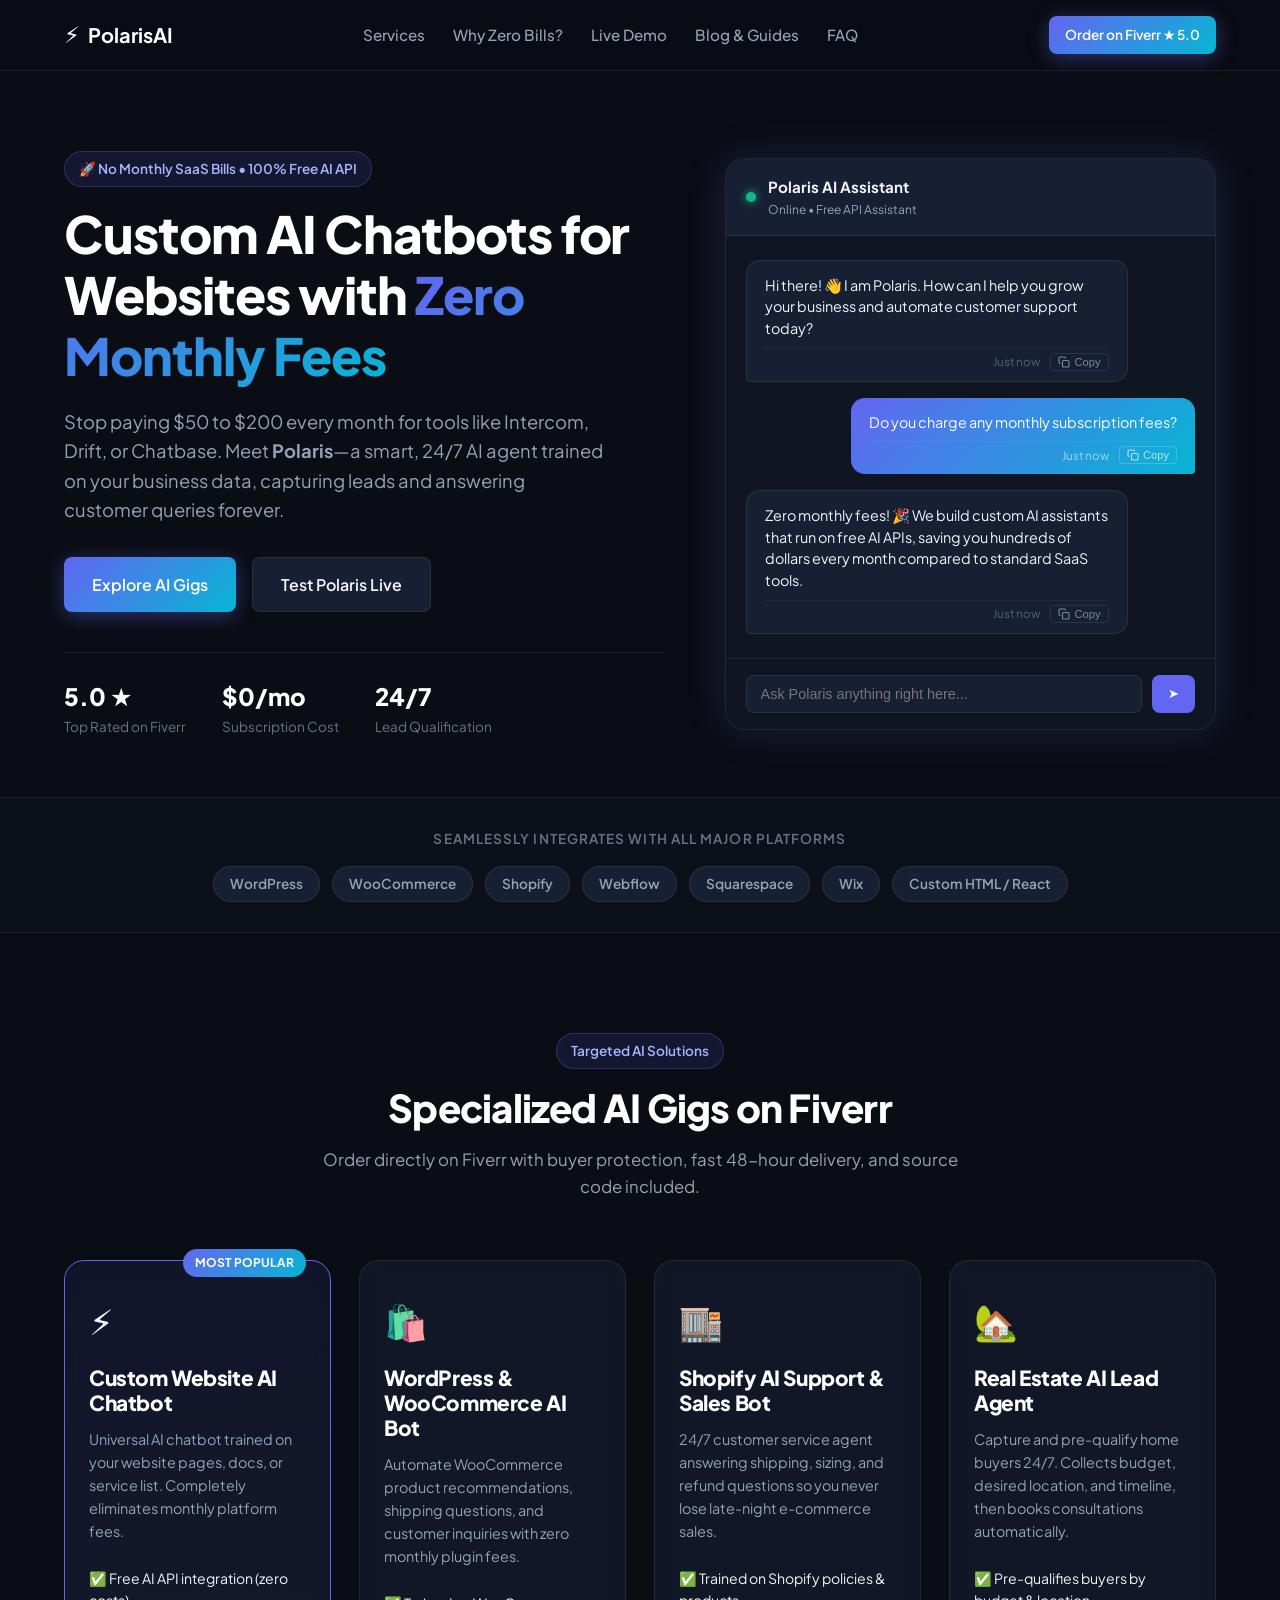
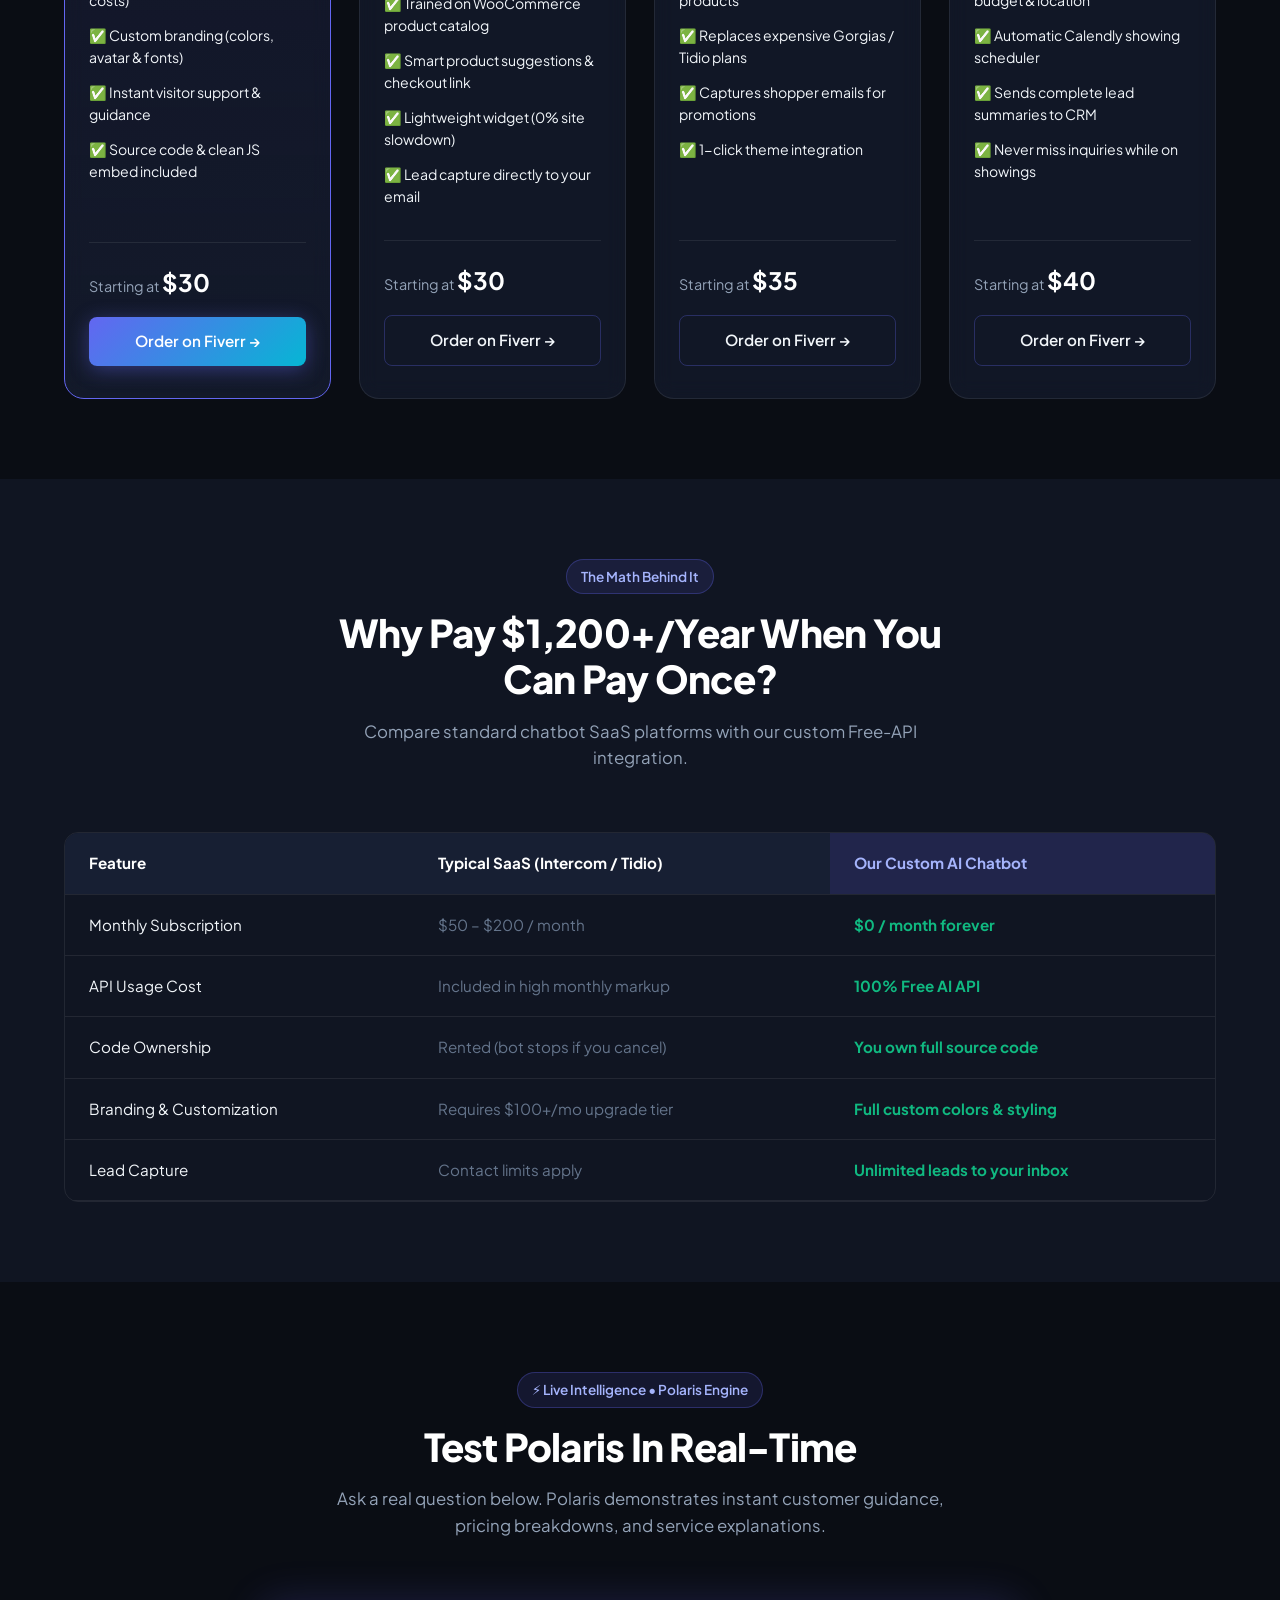
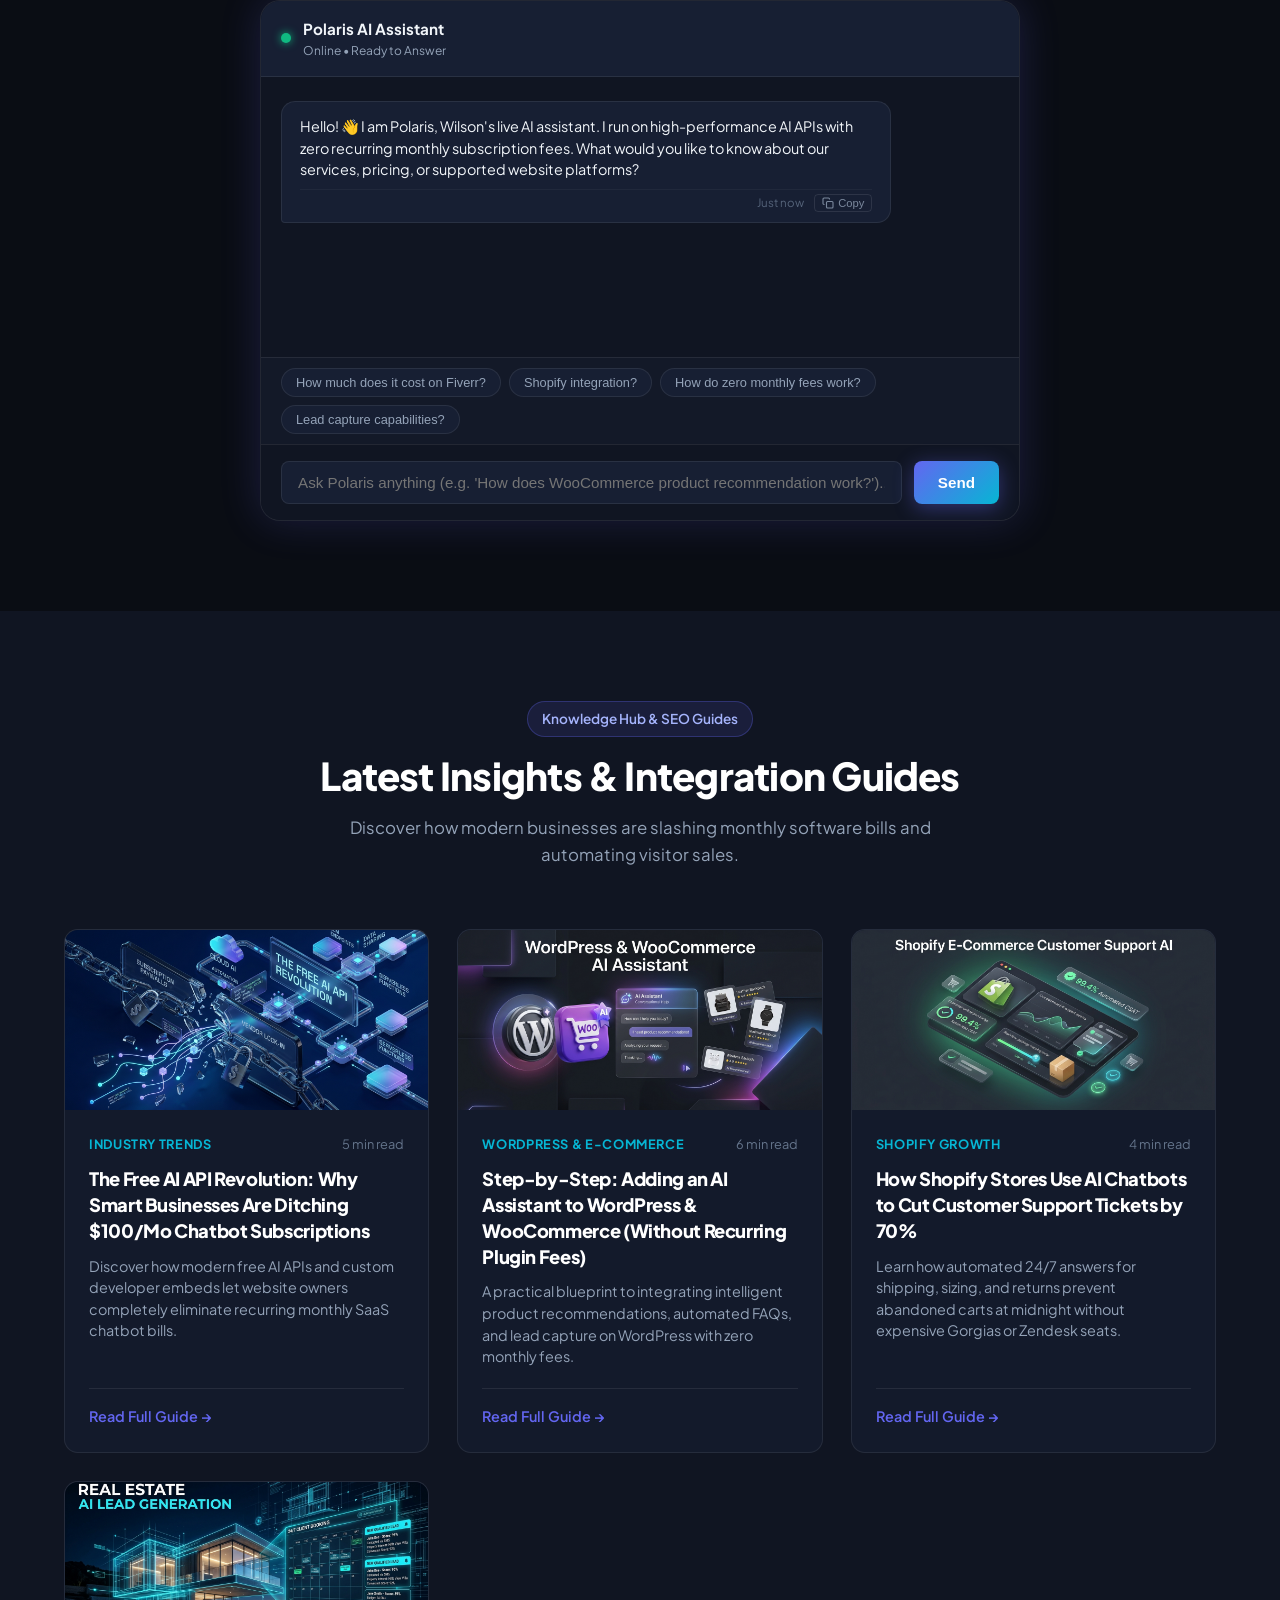
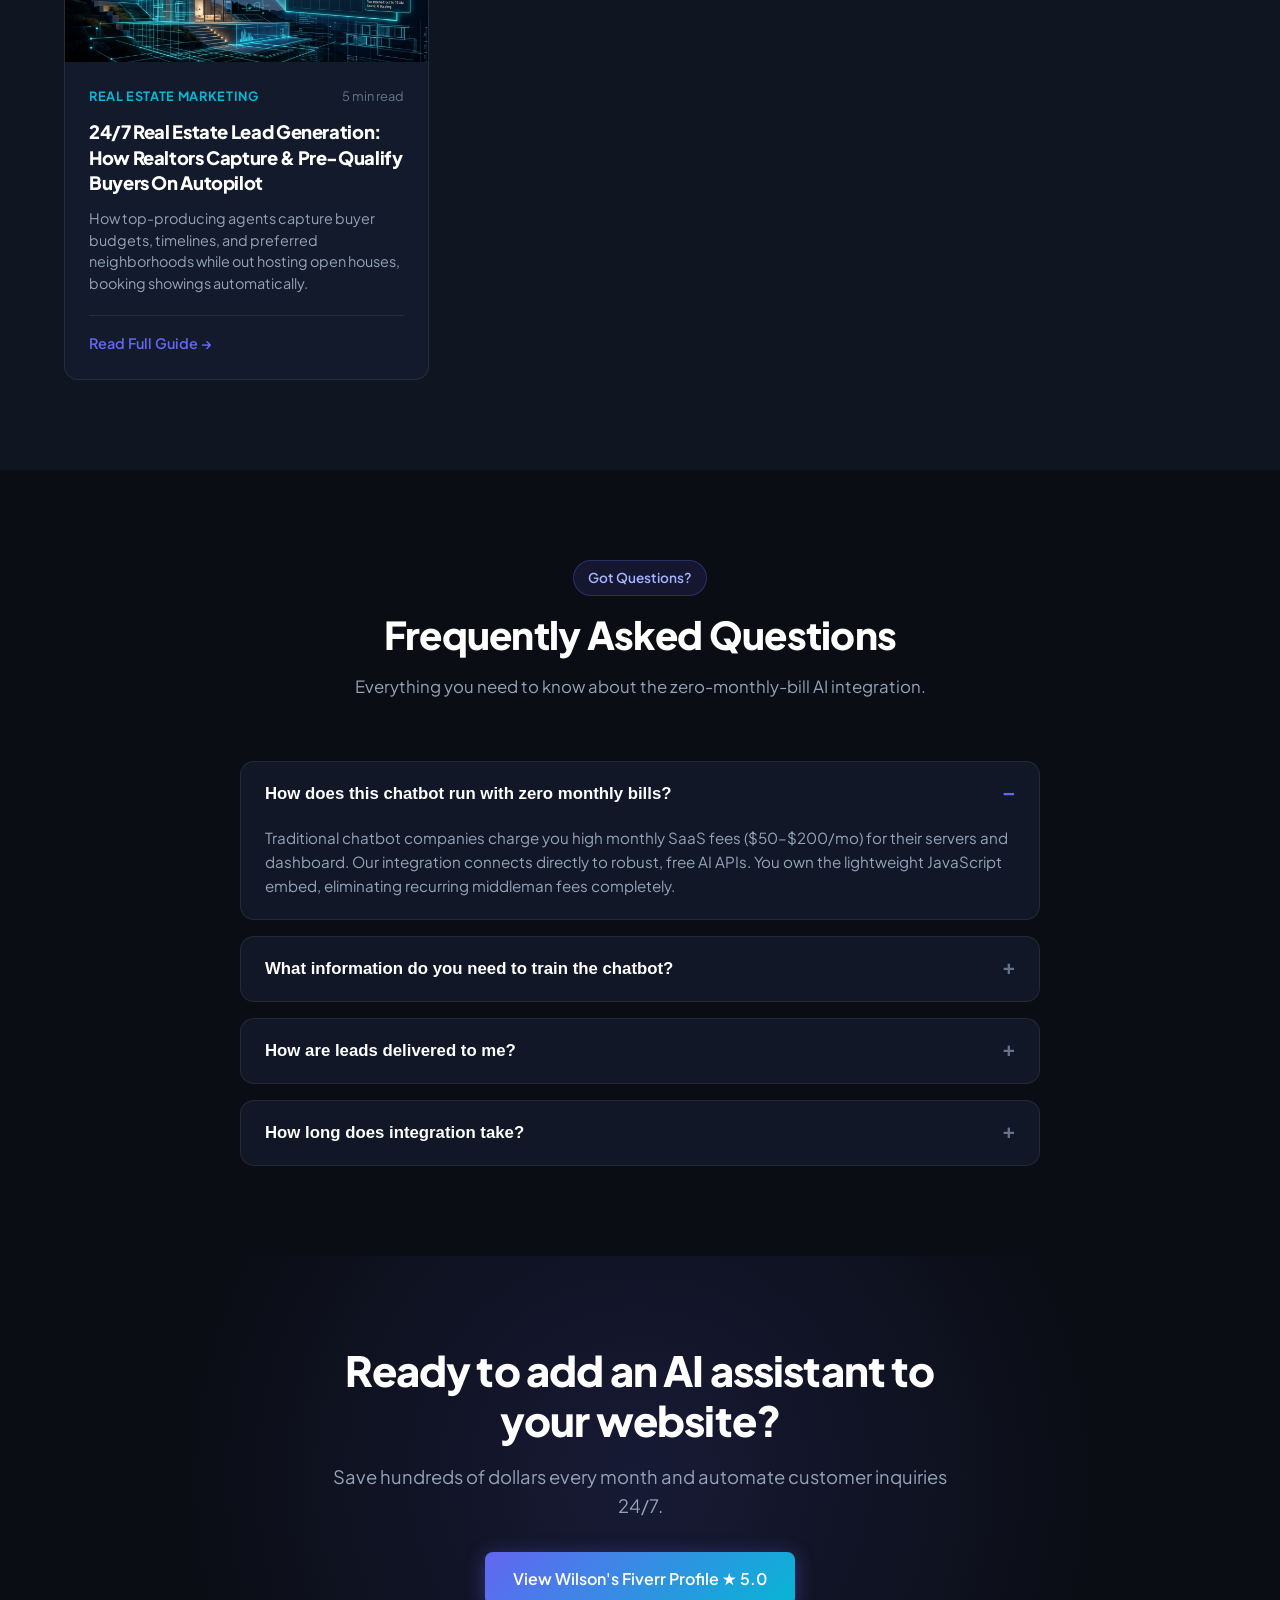
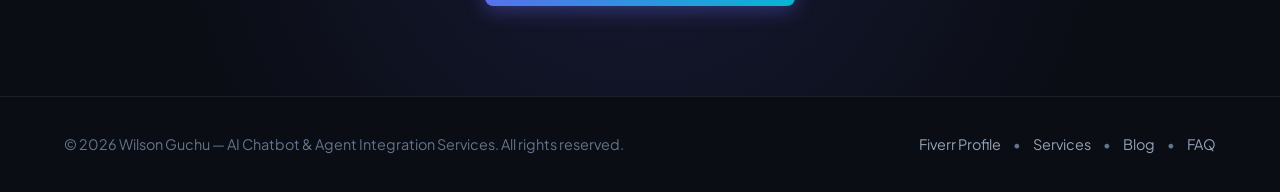
<file: index.html>
<!DOCTYPE html>
<html lang="en">
<head>
  <meta charset="UTF-8">
  <meta name="viewport" content="width=device-width, initial-scale=1.0">
  <title>Polaris AI — Custom AI Chatbot Integration for Websites | Zero Monthly Bills</title>
  <meta name="description" content="Hire Wilson Guchu to build custom website chatbots and Polaris AI agents with ZERO monthly software fees. Powered by free AI APIs. WordPress, Shopify, Real Estate & more.">
  <meta name="keywords" content="polaris ai, ai chatbot for website, custom ai agent integration, no monthly fee chatbot, chatgpt website integration, wordpress ai chatbot, shopify ai customer support, real estate lead generation bot">
  <link rel="canonical" href="https://freewebsiteai.netlify.app/">
  <meta name="google-site-verification" content="ENkdChoidT8FEepKofmv8V0FHiSbOgd7eZ7oITCA0bs" />

  <!-- Open Graph / Social Meta -->
  <meta property="og:type" content="website">
  <meta property="og:title" content="Polaris AI — Custom Website Chatbots with Zero Monthly Fees">
  <meta property="og:description" content="Stop paying $50–$200/month for chatbot tools. Get a custom, branded AI agent integrated into your website powered by free AI APIs.">
  <meta property="og:url" content="https://freewebsiteai.netlify.app/">
  <meta property="og:image" content="https://freewebsiteai.netlify.app/images/blog-free-ai-revolution.jpg">

  <!-- Twitter Meta -->
  <meta name="twitter:card" content="summary_large_image">
  <meta name="twitter:title" content="Polaris AI — Custom Website Chatbots | Zero Monthly Bills">
  <meta name="twitter:description" content="Custom-trained AI agents for WordPress, Shopify, and Real Estate. Zero recurring SaaS fees.">
  <meta name="twitter:image" content="https://freewebsiteai.netlify.app/images/blog-free-ai-revolution.jpg">

  <!-- JSON-LD Structured Data for Google & AI Search Engines -->
  <script type="application/ld+json">
  {
    "@context": "https://schema.org",
    "@graph": [
      {
        "@type": "ProfessionalService",
        "@id": "https://freewebsiteai.netlify.app/#service",
        "name": "Wilson Guchu — Polaris AI Chatbot & Agent Integration Services",
        "url": "https://freewebsiteai.netlify.app/",
        "description": "Professional integration of custom AI chatbots, customer support agents, and lead generation bots into websites with zero monthly subscription fees.",
        "provider": {
          "@type": "Person",
          "name": "Wilson Guchu",
          "url": "https://www.fiverr.com/wilson_guchu",
          "jobTitle": "Full Stack AI Developer"
        },
        "aggregateRating": {
          "@type": "AggregateRating",
          "ratingValue": "5.0",
          "reviewCount": "1",
          "bestRating": "5"
        },
        "offers": [
          {
            "@type": "Offer",
            "name": "Core Website AI Chatbot Integration",
            "price": "30.00",
            "priceCurrency": "USD",
            "url": "https://www.fiverr.com/wilson_guchu/integrate-ai-agent-to-websites-no-monthly-bills-with-js"
          },
          {
            "@type": "Offer",
            "name": "WordPress & WooCommerce Custom AI Chatbot",
            "price": "30.00",
            "priceCurrency": "USD",
            "url": "https://www.fiverr.com/wilson_guchu/build-a-custom-ai-chatbot-for-wordpress-and-woocommerce-website"
          },
          {
            "@type": "Offer",
            "name": "Shopify AI Customer Support Agent",
            "price": "35.00",
            "priceCurrency": "USD",
            "url": "https://www.fiverr.com/wilson_guchu/create-an-ai-customer-support-chatbot-for-shopify-store"
          },
          {
            "@type": "Offer",
            "name": "Real Estate AI Lead Generation Chatbot",
            "price": "40.00",
            "priceCurrency": "USD",
            "url": "https://www.fiverr.com/wilson_guchu/build-an-ai-lead-generation-chatbot-for-real-estate-websites"
          }
        ]
      },
      {
        "@type": "FAQPage",
        "mainEntity": [
          {
            "@type": "Question",
            "name": "How does an AI chatbot work with zero monthly bills?",
            "acceptedAnswer": {
              "@type": "Answer",
              "text": "Traditional platforms charge $50–$200 every month just to host the widget. Our custom AI chatbot runs on free AI APIs, meaning you own the code and pay zero recurring platform or API subscription fees."
            }
          },
          {
            "@type": "Question",
            "name": "Which website platforms are supported?",
            "acceptedAnswer": {
              "@type": "Answer",
              "text": "We support WordPress, WooCommerce, Shopify, Webflow, Squarespace, Wix, and custom-coded websites built with HTML, React, PHP, or JavaScript."
            }
          },
          {
            "@type": "Question",
            "name": "Can the AI chatbot collect customer leads?",
            "acceptedAnswer": {
              "@type": "Answer",
              "text": "Yes. The AI agent asks visitors for their name, email, phone number, and project/purchase details, then forwards the qualified lead instantly to your inbox or CRM."
            }
          },
          {
            "@type": "Question",
            "name": "Will the AI chatbot slow down my website?",
            "acceptedAnswer": {
              "@type": "Answer",
              "text": "No. The integration script is lightweight (under 15KB) and loads asynchronously without impacting Google PageSpeed or Core Web Vitals."
            }
          }
        ]
      }
    ]
  }
  </script>

  <link rel="stylesheet" href="styles.css">
  <link rel="preconnect" href="https://fonts.googleapis.com">
  <link rel="preconnect" href="https://fonts.gstatic.com" crossorigin>
  <link href="https://fonts.googleapis.com/css2?family=Plus+Jakarta+Sans:wght@400;500;600;700;800&display=swap" rel="stylesheet">
</head>
<body>
  <!-- Header / Navigation -->
  <header class="header">
    <div class="container nav-container">
      <a href="#" class="logo">
        <span class="logo-icon">⚡</span>
        <span class="logo-text">Polaris<strong>AI</strong></span>
      </a>
      <nav class="nav">
        <a href="#services">Services</a>
        <a href="#comparison">Why Zero Bills?</a>
        <a href="#demo">Live Demo</a>
        <a href="#blog">Blog & Guides</a>
        <a href="#faq">FAQ</a>
      </nav>
      <a href="https://www.fiverr.com/wilson_guchu" target="_blank" rel="noopener" class="btn btn-primary btn-sm">Order on Fiverr ★ 5.0</a>
    </div>
  </header>

  <!-- Hero Section -->
  <section class="hero">
    <div class="container hero-container">
      <div class="hero-content">
        <div class="badge">🚀 No Monthly SaaS Bills • 100% Free AI API</div>
        <h1 class="hero-title">Custom AI Chatbots for Websites with <span class="gradient-text">Zero Monthly Fees</span></h1>
        <p class="hero-subtitle">
          Stop paying $50 to $200 every month for tools like Intercom, Drift, or Chatbase. Meet <strong>Polaris</strong>—a smart, 24/7 AI agent trained on your business data, capturing leads and answering customer queries forever.
        </p>
        <div class="hero-actions">
          <a href="#services" class="btn btn-primary btn-lg">Explore AI Gigs</a>
          <a href="#demo" class="btn btn-secondary btn-lg">Test Polaris Live</a>
        </div>
        <div class="hero-stats">
          <div class="stat-item">
            <span class="stat-val">5.0 ★</span>
            <span class="stat-lbl">Top Rated on Fiverr</span>
          </div>
          <div class="stat-item">
            <span class="stat-val">$0/mo</span>
            <span class="stat-lbl">Subscription Cost</span>
          </div>
          <div class="stat-item">
            <span class="stat-val">24/7</span>
            <span class="stat-lbl">Lead Qualification</span>
          </div>
        </div>
      </div>

      <div class="hero-preview">
        <div class="chat-mockup">
          <div class="chat-header">
            <div class="chat-status-dot"></div>
            <div>
              <div class="chat-title">Polaris AI Assistant</div>
              <div class="chat-status">Online • Free API Assistant</div>
            </div>
          </div>
          <div class="chat-body" id="heroChatBody">
            <div class="chat-bubble bot">
              <div class="bubble-text">Hi there! 👋 I am Polaris. How can I help you grow your business and automate customer support today?</div>
              <div class="bubble-meta">
                <span class="bubble-time">Just now</span>
                <button type="button" class="copy-btn" onclick="copyMessageText(this)" title="Copy text">
                  <svg class="copy-icon" viewBox="0 0 24 24" width="12" height="12" fill="none" stroke="currentColor" stroke-width="2.2"><rect x="9" y="9" width="13" height="13" rx="2" ry="2"></rect><path d="M5 15H4a2 2 0 0 1-2-2V4a2 2 0 0 1 2-2h9a2 2 0 0 1 2 2v1"></path></svg>
                  <span class="copy-label">Copy</span>
                </button>
              </div>
            </div>
            <div class="chat-bubble user">
              <div class="bubble-text">Do you charge any monthly subscription fees?</div>
              <div class="bubble-meta">
                <span class="bubble-time">Just now</span>
                <button type="button" class="copy-btn" onclick="copyMessageText(this)" title="Copy text">
                  <svg class="copy-icon" viewBox="0 0 24 24" width="12" height="12" fill="none" stroke="currentColor" stroke-width="2.2"><rect x="9" y="9" width="13" height="13" rx="2" ry="2"></rect><path d="M5 15H4a2 2 0 0 1-2-2V4a2 2 0 0 1 2-2h9a2 2 0 0 1 2 2v1"></path></svg>
                  <span class="copy-label">Copy</span>
                </button>
              </div>
            </div>
            <div class="chat-bubble bot">
              <div class="bubble-text">Zero monthly fees! 🎉 We build custom AI assistants that run on free AI APIs, saving you hundreds of dollars every month compared to standard SaaS tools.</div>
              <div class="bubble-meta">
                <span class="bubble-time">Just now</span>
                <button type="button" class="copy-btn" onclick="copyMessageText(this)" title="Copy text">
                  <svg class="copy-icon" viewBox="0 0 24 24" width="12" height="12" fill="none" stroke="currentColor" stroke-width="2.2"><rect x="9" y="9" width="13" height="13" rx="2" ry="2"></rect><path d="M5 15H4a2 2 0 0 1-2-2V4a2 2 0 0 1 2-2h9a2 2 0 0 1 2 2v1"></path></svg>
                  <span class="copy-label">Copy</span>
                </button>
              </div>
            </div>
          </div>
          <form class="chat-footer" id="heroChatForm" onsubmit="handleHeroChatSubmit(event)">
            <input type="text" id="heroUserInput" placeholder="Ask Polaris anything right here..." autocomplete="off">
            <button type="submit" class="chat-send-btn">➤</button>
          </form>
        </div>
      </div>
    </div>
  </section>

  <!-- Supported Platforms -->
  <section class="platforms">
    <div class="container">
      <p class="platforms-title">Seamlessly integrates with all major platforms</p>
      <div class="platform-logos">
        <span class="platform-badge">WordPress</span>
        <span class="platform-badge">WooCommerce</span>
        <span class="platform-badge">Shopify</span>
        <span class="platform-badge">Webflow</span>
        <span class="platform-badge">Squarespace</span>
        <span class="platform-badge">Wix</span>
        <span class="platform-badge">Custom HTML / React</span>
      </div>
    </div>
  </section>

  <!-- Service Offerings / Fiverr Gigs -->
  <section class="services" id="services">
    <div class="container">
      <div class="section-header">
        <div class="badge">Targeted AI Solutions</div>
        <h2>Specialized AI Gigs on Fiverr</h2>
        <p>Order directly on Fiverr with buyer protection, fast 48-hour delivery, and source code included.</p>
      </div>

      <div class="services-grid">
        <!-- Gig 1: Core Gig -->
        <div class="service-card featured">
          <div class="card-tag">Most Popular</div>
          <div class="card-icon">⚡</div>
          <h3>Custom Website AI Chatbot</h3>
          <p class="card-desc">Universal AI chatbot trained on your website pages, docs, or service list. Completely eliminates monthly platform fees.</p>
          <ul class="card-features">
            <li>✅ Free AI API integration (zero costs)</li>
            <li>✅ Custom branding (colors, avatar & fonts)</li>
            <li>✅ Instant visitor support & guidance</li>
            <li>✅ Source code & clean JS embed included</li>
          </ul>
          <div class="card-footer">
            <div class="card-price">Starting at <strong>$30</strong></div>
            <a href="https://www.fiverr.com/wilson_guchu/integrate-ai-agent-to-websites-no-monthly-bills-with-js" target="_blank" rel="noopener" class="btn btn-primary btn-block">Order on Fiverr →</a>
          </div>
        </div>

        <!-- Gig 2: WordPress / WooCommerce -->
        <div class="service-card">
          <div class="card-icon">🛍️</div>
          <h3>WordPress & WooCommerce AI Bot</h3>
          <p class="card-desc">Automate WooCommerce product recommendations, shipping questions, and customer inquiries with zero monthly plugin fees.</p>
          <ul class="card-features">
            <li>✅ Trained on WooCommerce product catalog</li>
            <li>✅ Smart product suggestions & checkout link</li>
            <li>✅ Lightweight widget (0% site slowdown)</li>
            <li>✅ Lead capture directly to your email</li>
          </ul>
          <div class="card-footer">
            <div class="card-price">Starting at <strong>$30</strong></div>
            <a href="https://www.fiverr.com/wilson_guchu/build-a-custom-ai-chatbot-for-wordpress-and-woocommerce-website" target="_blank" rel="noopener" class="btn btn-outline btn-block">Order on Fiverr →</a>
          </div>
        </div>

        <!-- Gig 3: Shopify Support Agent -->
        <div class="service-card">
          <div class="card-icon">🏬</div>
          <h3>Shopify AI Support & Sales Bot</h3>
          <p class="card-desc">24/7 customer service agent answering shipping, sizing, and refund questions so you never lose late-night e-commerce sales.</p>
          <ul class="card-features">
            <li>✅ Trained on Shopify policies & products</li>
            <li>✅ Replaces expensive Gorgias / Tidio plans</li>
            <li>✅ Captures shopper emails for promotions</li>
            <li>✅ 1-click theme integration</li>
          </ul>
          <div class="card-footer">
            <div class="card-price">Starting at <strong>$35</strong></div>
            <a href="https://www.fiverr.com/wilson_guchu/create-an-ai-customer-support-chatbot-for-shopify-store" target="_blank" rel="noopener" class="btn btn-outline btn-block">Order on Fiverr →</a>
          </div>
        </div>

        <!-- Gig 4: Real Estate Lead Gen -->
        <div class="service-card">
          <div class="card-icon">🏡</div>
          <h3>Real Estate AI Lead Agent</h3>
          <p class="card-desc">Capture and pre-qualify home buyers 24/7. Collects budget, desired location, and timeline, then books consultations automatically.</p>
          <ul class="card-features">
            <li>✅ Pre-qualifies buyers by budget & location</li>
            <li>✅ Automatic Calendly showing scheduler</li>
            <li>✅ Sends complete lead summaries to CRM</li>
            <li>✅ Never miss inquiries while on showings</li>
          </ul>
          <div class="card-footer">
            <div class="card-price">Starting at <strong>$40</strong></div>
            <a href="https://www.fiverr.com/wilson_guchu/build-an-ai-lead-generation-chatbot-for-real-estate-websites" target="_blank" rel="noopener" class="btn btn-outline btn-block">Order on Fiverr →</a>
          </div>
        </div>
      </div>
    </div>
  </section>

  <!-- Cost Comparison Table -->
  <section class="comparison" id="comparison">
    <div class="container">
      <div class="section-header">
        <div class="badge">The Math Behind It</div>
        <h2>Why Pay $1,200+/Year When You Can Pay Once?</h2>
        <p>Compare standard chatbot SaaS platforms with our custom Free-API integration.</p>
      </div>

      <div class="table-wrapper">
        <table class="comparison-table">
          <thead>
            <tr>
              <th>Feature</th>
              <th>Typical SaaS (Intercom / Tidio)</th>
              <th class="highlight">Our Custom AI Chatbot</th>
            </tr>
          </thead>
          <tbody>
            <tr>
              <td>Monthly Subscription</td>
              <td class="negative">$50 – $200 / month</td>
              <td class="positive"><strong>$0 / month forever</strong></td>
            </tr>
            <tr>
              <td>API Usage Cost</td>
              <td class="negative">Included in high monthly markup</td>
              <td class="positive"><strong>100% Free AI API</strong></td>
            </tr>
            <tr>
              <td>Code Ownership</td>
              <td class="negative">Rented (bot stops if you cancel)</td>
              <td class="positive"><strong>You own full source code</strong></td>
            </tr>
            <tr>
              <td>Branding & Customization</td>
              <td class="negative">Requires $100+/mo upgrade tier</td>
              <td class="positive"><strong>Full custom colors & styling</strong></td>
            </tr>
            <tr>
              <td>Lead Capture</td>
              <td class="negative">Contact limits apply</td>
              <td class="positive"><strong>Unlimited leads to your inbox</strong></td>
            </tr>
          </tbody>
        </table>
      </div>
    </div>
  </section>

  <!-- Interactive Live Demo Section -->
  <section class="demo-section" id="demo">
    <div class="container">
      <div class="section-header">
        <div class="badge">⚡ Live Intelligence • Polaris Engine</div>
        <h2>Test Polaris In Real-Time</h2>
        <p>Ask a real question below. Polaris demonstrates instant customer guidance, pricing breakdowns, and service explanations.</p>
      </div>

      <div class="interactive-chat-box">
        <div class="chat-header">
          <div class="chat-status-dot"></div>
          <div>
            <div class="chat-title">Polaris AI Assistant</div>
            <div class="chat-status">Online • Ready to Answer</div>
          </div>
        </div>
        <div class="interactive-chat-messages" id="interactiveChat">
          <div class="chat-bubble bot">
            <div class="bubble-text">Hello! 👋 I am Polaris, Wilson's live AI assistant. I run on high-performance AI APIs with zero recurring monthly subscription fees. What would you like to know about our services, pricing, or supported website platforms?</div>
            <div class="bubble-meta">
              <span class="bubble-time">Just now</span>
              <button type="button" class="copy-btn" onclick="copyMessageText(this)" title="Copy text">
                <svg class="copy-icon" viewBox="0 0 24 24" width="12" height="12" fill="none" stroke="currentColor" stroke-width="2.2"><rect x="9" y="9" width="13" height="13" rx="2" ry="2"></rect><path d="M5 15H4a2 2 0 0 1-2-2V4a2 2 0 0 1 2-2h9a2 2 0 0 1 2 2v1"></path></svg>
                <span class="copy-label">Copy</span>
              </button>
            </div>
          </div>
        </div>
        <div class="quick-chips">
          <button class="chip" onclick="sendQuickMessage('How much does it cost on Fiverr?')">How much does it cost on Fiverr?</button>
          <button class="chip" onclick="sendQuickMessage('Can you build an AI bot for my Shopify store?')">Shopify integration?</button>
          <button class="chip" onclick="sendQuickMessage('How do zero monthly fees work?')">How do zero monthly fees work?</button>
          <button class="chip" onclick="sendQuickMessage('Can the bot capture customer emails and leads?')">Lead capture capabilities?</button>
        </div>
        <form class="interactive-chat-form" id="chatForm" onsubmit="handleChatSubmit(event)">
          <input type="text" id="userInput" placeholder="Ask Polaris anything (e.g. 'How does WooCommerce product recommendation work?')..." autocomplete="off">
          <button type="submit" class="btn btn-primary">Send</button>
        </form>
      </div>
    </div>
  </section>

  <!-- SEO Blogs & Guides Section (Links to Dedicated Pages) -->
  <section class="blog-section" id="blog">
    <div class="container">
      <div class="section-header">
        <div class="badge">Knowledge Hub & SEO Guides</div>
        <h2>Latest Insights & Integration Guides</h2>
        <p>Discover how modern businesses are slashing monthly software bills and automating visitor sales.</p>
      </div>

      <div class="blog-grid">
        <!-- Blog 1 -->
        <a href="blog/free-ai-revolution.html" class="blog-card">
          <div class="blog-card-img-wrap">
            <img src="images/blog-free-ai-revolution.jpg" alt="The Free AI API Revolution" class="blog-card-img" loading="lazy">
          </div>
          <div class="blog-card-content">
            <div class="blog-meta-top">
              <span class="blog-cat">Industry Trends</span>
              <span class="blog-read">5 min read</span>
            </div>
            <h3>The Free AI API Revolution: Why Smart Businesses Are Ditching $100/Mo Chatbot Subscriptions</h3>
            <p>Discover how modern free AI APIs and custom developer embeds let website owners completely eliminate recurring monthly SaaS chatbot bills.</p>
            <div class="blog-footer">
              <span class="read-more">Read Full Guide →</span>
            </div>
          </div>
        </a>

        <!-- Blog 2 -->
        <a href="blog/wordpress-ai-guide.html" class="blog-card">
          <div class="blog-card-img-wrap">
            <img src="images/blog-wordpress-ai.jpg" alt="WordPress and WooCommerce AI Assistant" class="blog-card-img" loading="lazy">
          </div>
          <div class="blog-card-content">
            <div class="blog-meta-top">
              <span class="blog-cat">WordPress & E-Commerce</span>
              <span class="blog-read">6 min read</span>
            </div>
            <h3>Step-by-Step: Adding an AI Assistant to WordPress & WooCommerce (Without Recurring Plugin Fees)</h3>
            <p>A practical blueprint to integrating intelligent product recommendations, automated FAQs, and lead capture on WordPress with zero monthly fees.</p>
            <div class="blog-footer">
              <span class="read-more">Read Full Guide →</span>
            </div>
          </div>
        </a>

        <!-- Blog 3 -->
        <a href="blog/shopify-support-playbook.html" class="blog-card">
          <div class="blog-card-img-wrap">
            <img src="images/blog-shopify-ai.jpg" alt="Shopify AI Customer Support" class="blog-card-img" loading="lazy">
          </div>
          <div class="blog-card-content">
            <div class="blog-meta-top">
              <span class="blog-cat">Shopify Growth</span>
              <span class="blog-read">4 min read</span>
            </div>
            <h3>How Shopify Stores Use AI Chatbots to Cut Customer Support Tickets by 70%</h3>
            <p>Learn how automated 24/7 answers for shipping, sizing, and returns prevent abandoned carts at midnight without expensive Gorgias or Zendesk seats.</p>
            <div class="blog-footer">
              <span class="read-more">Read Full Guide →</span>
            </div>
          </div>
        </a>

        <!-- Blog 4 -->
        <a href="blog/real-estate-lead-gen.html" class="blog-card">
          <div class="blog-card-img-wrap">
            <img src="images/blog-real-estate-ai.jpg" alt="Real Estate AI Lead Generation" class="blog-card-img" loading="lazy">
          </div>
          <div class="blog-card-content">
            <div class="blog-meta-top">
              <span class="blog-cat">Real Estate Marketing</span>
              <span class="blog-read">5 min read</span>
            </div>
            <h3>24/7 Real Estate Lead Generation: How Realtors Capture & Pre-Qualify Buyers On Autopilot</h3>
            <p>How top-producing agents capture buyer budgets, timelines, and preferred neighborhoods while out hosting open houses, booking showings automatically.</p>
            <div class="blog-footer">
              <span class="read-more">Read Full Guide →</span>
            </div>
          </div>
        </a>
      </div>
    </div>
  </section>

  <!-- FAQ Section -->
  <section class="faq" id="faq">
    <div class="container">
      <div class="section-header">
        <div class="badge">Got Questions?</div>
        <h2>Frequently Asked Questions</h2>
        <p>Everything you need to know about the zero-monthly-bill AI integration.</p>
      </div>

      <div class="faq-list">
        <div class="faq-item">
          <button class="faq-question">How does this chatbot run with zero monthly bills?</button>
          <div class="faq-answer">
            <p>Traditional chatbot companies charge you high monthly SaaS fees ($50–$200/mo) for their servers and dashboard. Our integration connects directly to robust, free AI APIs. You own the lightweight JavaScript embed, eliminating recurring middleman fees completely.</p>
          </div>
        </div>

        <div class="faq-item">
          <button class="faq-question">What information do you need to train the chatbot?</button>
          <div class="faq-answer">
            <p>Simply provide your website link and any FAQs, service descriptions, pricing lists, or product details. The AI is custom-prompted and trained on this information to represent your business accurately.</p>
          </div>
        </div>

        <div class="faq-item">
          <button class="faq-question">How are leads delivered to me?</button>
          <div class="faq-answer">
            <p>Whenever a visitor provides their name, email, phone number, or inquiry details, the chatbot instantly emails the lead to your chosen email address or routes it directly to your CRM webhook.</p>
          </div>
        </div>

        <div class="faq-item">
          <button class="faq-question">How long does integration take?</button>
          <div class="faq-answer">
            <p>Most gig packages are delivered within 48 to 72 hours. All deliveries include clean source code, installation instructions, and testing on your staging or live website.</p>
          </div>
        </div>
      </div>
    </div>
  </section>

  <!-- CTA Banner -->
  <section class="cta-banner">
    <div class="container cta-container">
      <h2>Ready to add an AI assistant to your website?</h2>
      <p>Save hundreds of dollars every month and automate customer inquiries 24/7.</p>
      <div class="cta-actions">
        <a href="https://www.fiverr.com/wilson_guchu" target="_blank" rel="noopener" class="btn btn-primary btn-lg">View Wilson's Fiverr Profile ★ 5.0</a>
      </div>
    </div>
  </section>

  <!-- Footer -->
  <footer class="footer">
    <div class="container footer-container">
      <p>© 2026 Wilson Guchu — AI Chatbot & Agent Integration Services. All rights reserved.</p>
      <p class="footer-links">
        <a href="https://www.fiverr.com/wilson_guchu" target="_blank" rel="noopener">Fiverr Profile</a> •
        <a href="#services">Services</a> •
        <a href="blog/index.html">Blog</a> •
        <a href="#faq">FAQ</a>
      </p>
    </div>
  </footer>

  <script src="script.js"></script>
</body>
</html>
</file>
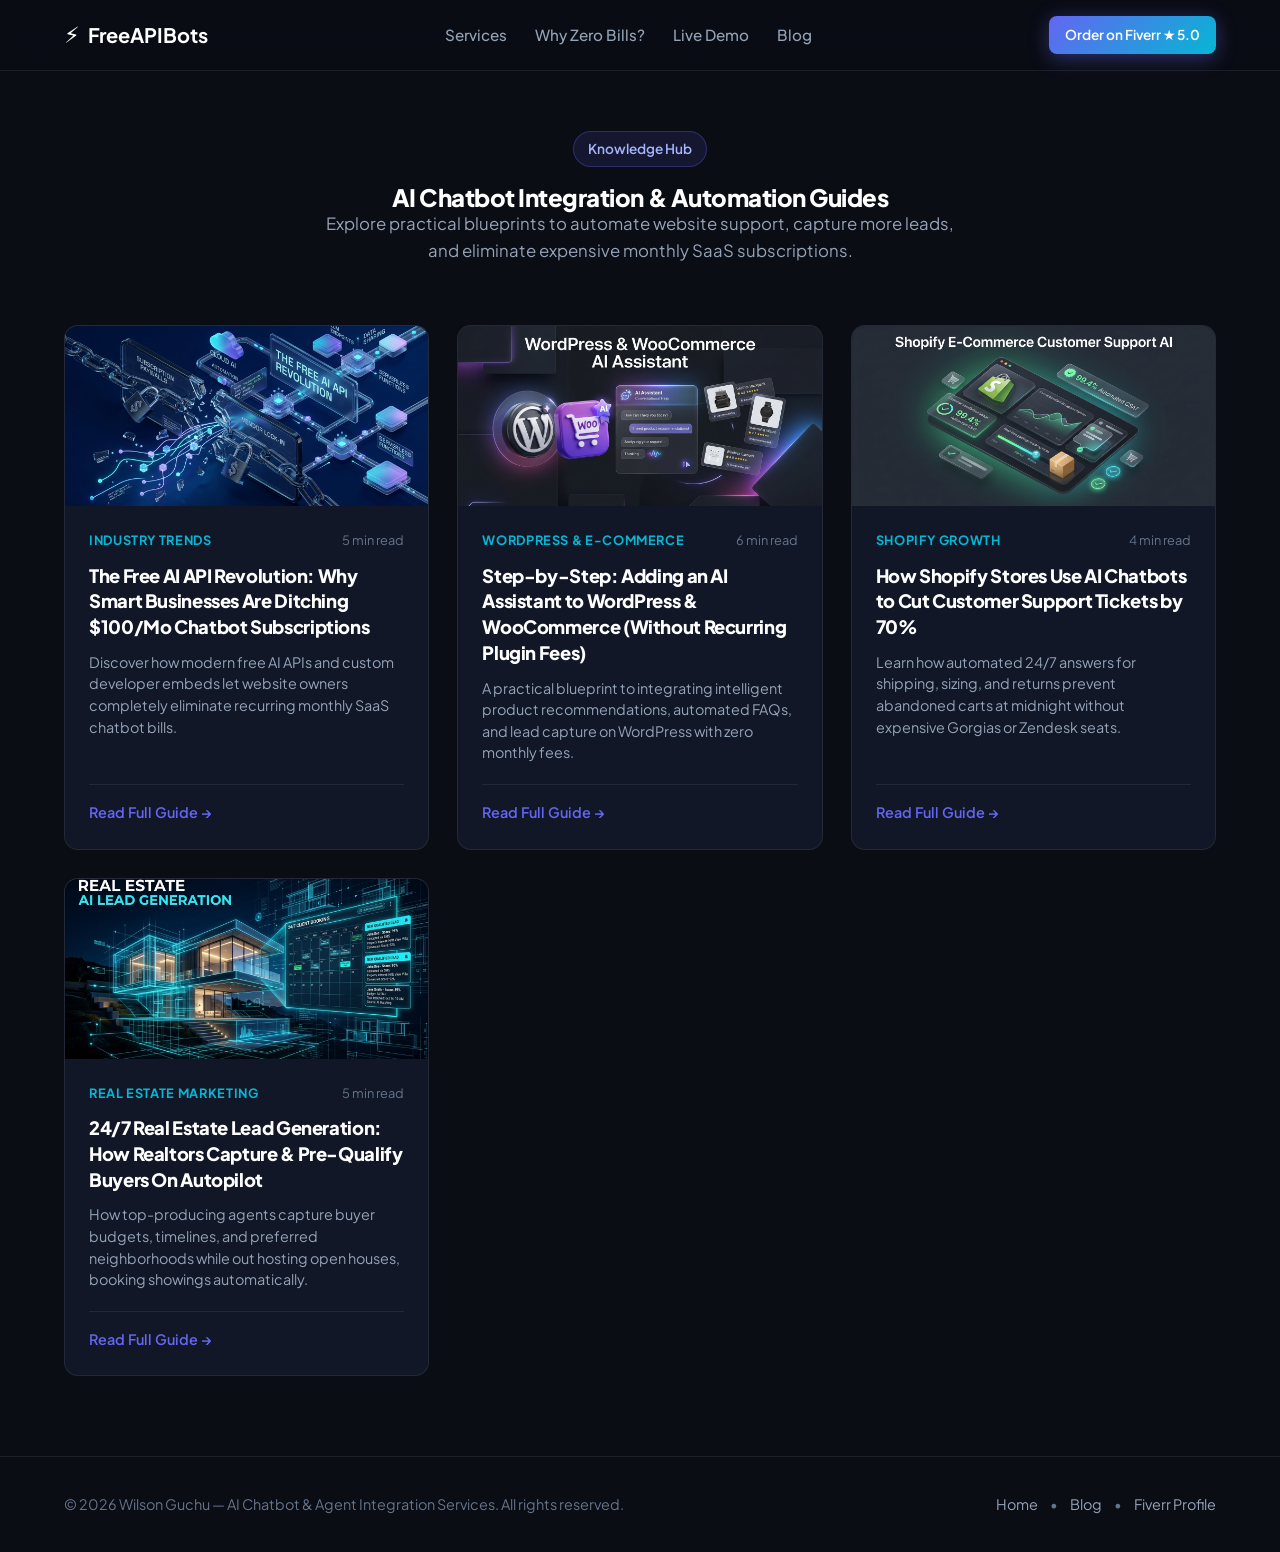
<file: blog/index.html>
<!DOCTYPE html>
<html lang="en">
<head>
  <meta charset="UTF-8">
  <meta name="viewport" content="width=device-width, initial-scale=1.0">
  <title>AI Chatbot & Website Automation Blog | FreeAPIBots Guides</title>
  <meta name="description" content="Read expert guides on building custom website AI chatbots, automating customer support, and cutting recurring monthly SaaS fees with free AI APIs.">
  <meta name="keywords" content="ai chatbot blog, free ai api tutorials, wordpress chatbot guide, shopify customer support automation, real estate lead generation ai">
  <link rel="canonical" href="https://freewebsiteai.netlify.app/blog/">

  <meta property="og:type" content="website">
  <meta property="og:title" content="AI Chatbot & Website Automation Blog | FreeAPIBots">
  <meta property="og:description" content="In-depth tutorials and insights on integrating custom AI chatbots with zero monthly software fees.">
  <meta property="og:url" content="https://freewebsiteai.netlify.app/blog/">

  <link rel="stylesheet" href="../styles.css">
  <link rel="preconnect" href="https://fonts.googleapis.com">
  <link rel="preconnect" href="https://fonts.gstatic.com" crossorigin>
  <link href="https://fonts.googleapis.com/css2?family=Plus+Jakarta+Sans:wght@400;500;600;700;800&display=swap" rel="stylesheet">
</head>
<body>
  <header class="header">
    <div class="container nav-container">
      <a href="../index.html" class="logo">
        <span class="logo-icon">⚡</span>
        <span class="logo-text">FreeAPI<strong>Bots</strong></span>
      </a>
      <nav class="nav">
        <a href="../index.html#services">Services</a>
        <a href="../index.html#comparison">Why Zero Bills?</a>
        <a href="../index.html#demo">Live Demo</a>
        <a href="index.html">Blog</a>
      </nav>
      <a href="https://www.fiverr.com/wilson_guchu" target="_blank" rel="noopener" class="btn btn-primary btn-sm">Order on Fiverr ★ 5.0</a>
    </div>
  </header>

  <section class="services" style="padding-top: 60px;">
    <div class="container">
      <div class="section-header">
        <div class="badge">Knowledge Hub</div>
        <h1>AI Chatbot Integration & Automation Guides</h1>
        <p>Explore practical blueprints to automate website support, capture more leads, and eliminate expensive monthly SaaS subscriptions.</p>
      </div>

      <div class="blog-grid">
        <!-- Article 1 -->
        <a href="free-ai-revolution.html" class="blog-card">
          <div class="blog-card-img-wrap">
            <img src="../images/blog-free-ai-revolution.jpg" alt="The Free AI API Revolution" class="blog-card-img" loading="lazy">
          </div>
          <div class="blog-card-content">
            <div class="blog-meta-top">
              <span class="blog-cat">Industry Trends</span>
              <span class="blog-read">5 min read</span>
            </div>
            <h3>The Free AI API Revolution: Why Smart Businesses Are Ditching $100/Mo Chatbot Subscriptions</h3>
            <p>Discover how modern free AI APIs and custom developer embeds let website owners completely eliminate recurring monthly SaaS chatbot bills.</p>
            <div class="blog-footer">
              <span class="read-more">Read Full Guide →</span>
            </div>
          </div>
        </a>

        <!-- Article 2 -->
        <a href="wordpress-ai-guide.html" class="blog-card">
          <div class="blog-card-img-wrap">
            <img src="../images/blog-wordpress-ai.jpg" alt="WordPress and WooCommerce AI Assistant" class="blog-card-img" loading="lazy">
          </div>
          <div class="blog-card-content">
            <div class="blog-meta-top">
              <span class="blog-cat">WordPress & E-Commerce</span>
              <span class="blog-read">6 min read</span>
            </div>
            <h3>Step-by-Step: Adding an AI Assistant to WordPress & WooCommerce (Without Recurring Plugin Fees)</h3>
            <p>A practical blueprint to integrating intelligent product recommendations, automated FAQs, and lead capture on WordPress with zero monthly fees.</p>
            <div class="blog-footer">
              <span class="read-more">Read Full Guide →</span>
            </div>
          </div>
        </a>

        <!-- Article 3 -->
        <a href="shopify-support-playbook.html" class="blog-card">
          <div class="blog-card-img-wrap">
            <img src="../images/blog-shopify-ai.jpg" alt="Shopify AI Customer Support" class="blog-card-img" loading="lazy">
          </div>
          <div class="blog-card-content">
            <div class="blog-meta-top">
              <span class="blog-cat">Shopify Growth</span>
              <span class="blog-read">4 min read</span>
            </div>
            <h3>How Shopify Stores Use AI Chatbots to Cut Customer Support Tickets by 70%</h3>
            <p>Learn how automated 24/7 answers for shipping, sizing, and returns prevent abandoned carts at midnight without expensive Gorgias or Zendesk seats.</p>
            <div class="blog-footer">
              <span class="read-more">Read Full Guide →</span>
            </div>
          </div>
        </a>

        <!-- Article 4 -->
        <a href="real-estate-lead-gen.html" class="blog-card">
          <div class="blog-card-img-wrap">
            <img src="../images/blog-real-estate-ai.jpg" alt="Real Estate AI Lead Generation" class="blog-card-img" loading="lazy">
          </div>
          <div class="blog-card-content">
            <div class="blog-meta-top">
              <span class="blog-cat">Real Estate Marketing</span>
              <span class="blog-read">5 min read</span>
            </div>
            <h3>24/7 Real Estate Lead Generation: How Realtors Capture & Pre-Qualify Buyers On Autopilot</h3>
            <p>How top-producing agents capture buyer budgets, timelines, and preferred neighborhoods while out hosting open houses, booking showings automatically.</p>
            <div class="blog-footer">
              <span class="read-more">Read Full Guide →</span>
            </div>
          </div>
        </a>
      </div>
    </div>
  </section>

  <footer class="footer">
    <div class="container footer-container">
      <p>© 2026 Wilson Guchu — AI Chatbot & Agent Integration Services. All rights reserved.</p>
      <p class="footer-links">
        <a href="../index.html">Home</a> •
        <a href="index.html">Blog</a> •
        <a href="https://www.fiverr.com/wilson_guchu" target="_blank" rel="noopener">Fiverr Profile</a>
      </p>
    </div>
  </footer>
</body>
</html>
</file>
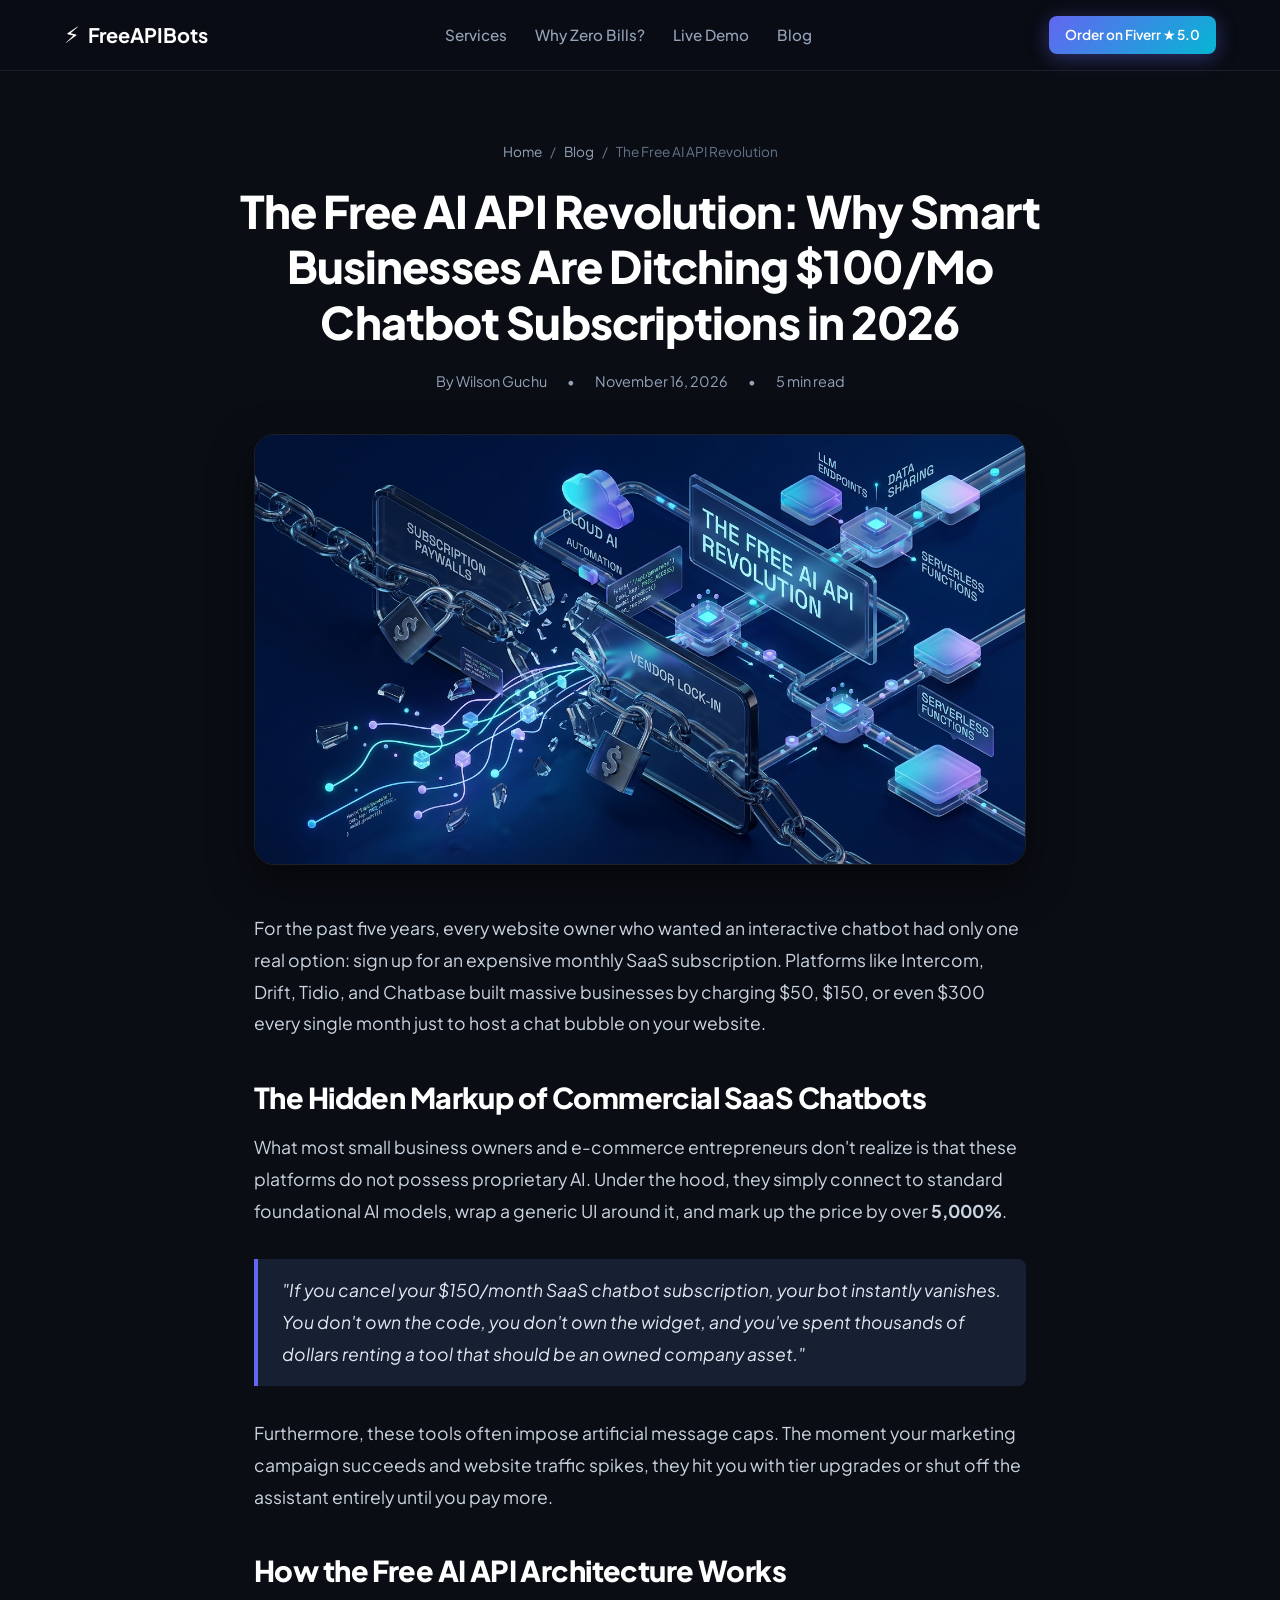
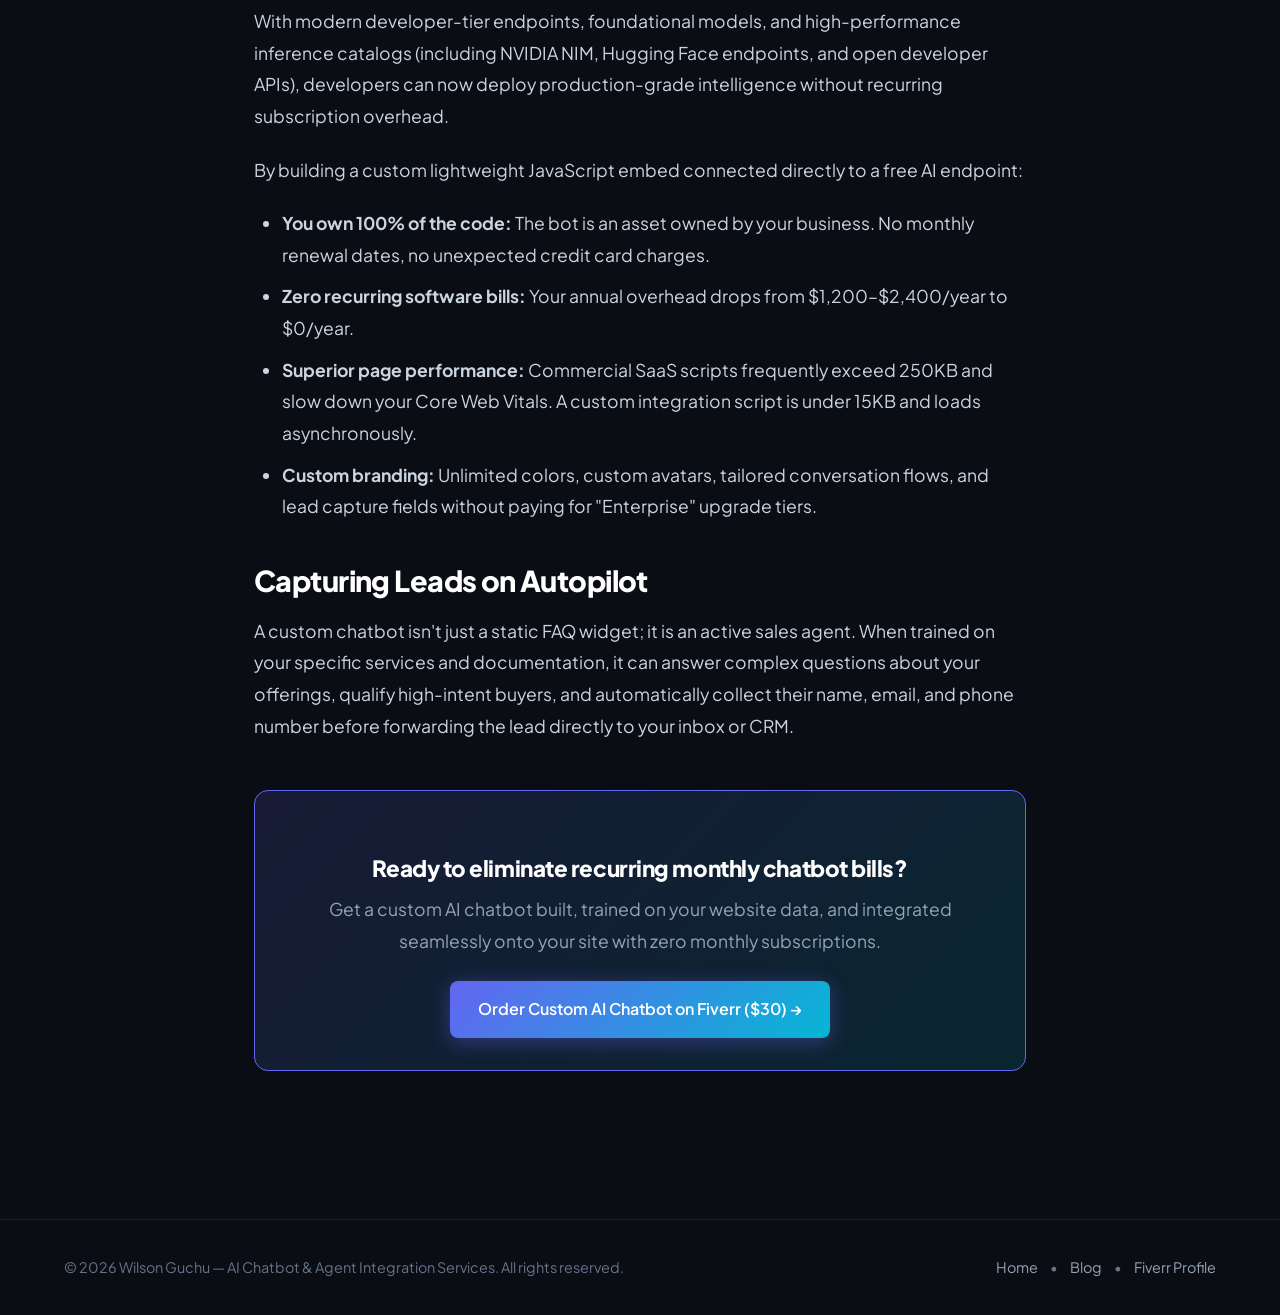
<file: blog/free-ai-revolution.html>
<!DOCTYPE html>
<html lang="en">
<head>
  <meta charset="UTF-8">
  <meta name="viewport" content="width=device-width, initial-scale=1.0">
  <title>The Free AI API Revolution: Ditching $100/Mo Chatbot Subscriptions in 2026 | FreeAPIBots</title>
  <meta name="description" content="Discover how modern free AI APIs and custom developer embeds let website owners completely eliminate recurring $50–$200/month SaaS chatbot subscriptions.">
  <meta name="keywords" content="free ai chatbot for website, no monthly fee chatbot, chatbase alternative, custom ai agent integration, intercom alternative zero monthly fee">
  <link rel="canonical" href="https://freewebsiteai.netlify.app/blog/free-ai-revolution.html">

  <!-- OpenGraph -->
  <meta property="og:type" content="article">
  <meta property="og:title" content="The Free AI API Revolution: Ditching $100/Mo Chatbot Subscriptions in 2026">
  <meta property="og:description" content="Stop paying recurring SaaS fees for chatbot widgets. Learn how custom free-API architecture saves thousands per year.">
  <meta property="og:image" content="https://freewebsiteai.netlify.app/images/blog-free-ai-revolution.jpg">
  <meta property="og:url" content="https://freewebsiteai.netlify.app/blog/free-ai-revolution.html">

  <!-- Twitter -->
  <meta name="twitter:card" content="summary_large_image">
  <meta name="twitter:title" content="The Free AI API Revolution: Ditching $100/Mo Chatbot Subscriptions">
  <meta name="twitter:description" content="Why smart businesses are eliminating monthly SaaS bills with custom free AI API embeds.">
  <meta name="twitter:image" content="https://freewebsiteai.netlify.app/images/blog-free-ai-revolution.jpg">

  <!-- Schema.org JSON-LD -->
  <script type="application/ld+json">
  {
    "@context": "https://schema.org",
    "@type": "BlogPosting",
    "headline": "The Free AI API Revolution: Why Smart Businesses Are Ditching $100/Mo Chatbot Subscriptions in 2026",
    "image": "https://freewebsiteai.netlify.app/images/blog-free-ai-revolution.jpg",
    "datePublished": "2026-11-16T12:00:00+03:00",
    "dateModified": "2026-11-16T12:00:00+03:00",
    "author": {
      "@type": "Person",
      "name": "Wilson Guchu",
      "url": "https://www.fiverr.com/wilson_guchu"
    },
    "publisher": {
      "@type": "Organization",
      "name": "FreeAPIBots",
      "logo": {
        "@type": "ImageObject",
        "url": "https://freewebsiteai.netlify.app/images/logo.png"
      }
    },
    "description": "How modern free AI APIs and custom developer embeds let website owners completely eliminate recurring monthly SaaS chatbot bills.",
    "mainEntityOfPage": "https://freewebsiteai.netlify.app/blog/free-ai-revolution.html"
  }
  </script>

  <link rel="stylesheet" href="../styles.css">
  <link rel="preconnect" href="https://fonts.googleapis.com">
  <link rel="preconnect" href="https://fonts.gstatic.com" crossorigin>
  <link href="https://fonts.googleapis.com/css2?family=Plus+Jakarta+Sans:wght@400;500;600;700;800&display=swap" rel="stylesheet">
</head>
<body>
  <header class="header">
    <div class="container nav-container">
      <a href="../index.html" class="logo">
        <span class="logo-icon">⚡</span>
        <span class="logo-text">FreeAPI<strong>Bots</strong></span>
      </a>
      <nav class="nav">
        <a href="../index.html#services">Services</a>
        <a href="../index.html#comparison">Why Zero Bills?</a>
        <a href="../index.html#demo">Live Demo</a>
        <a href="index.html">Blog</a>
      </nav>
      <a href="https://www.fiverr.com/wilson_guchu" target="_blank" rel="noopener" class="btn btn-primary btn-sm">Order on Fiverr ★ 5.0</a>
    </div>
  </header>

  <article>
    <header class="article-header container">
      <nav class="breadcrumb">
        <a href="../index.html">Home</a>
        <span>/</span>
        <a href="index.html">Blog</a>
        <span>/</span>
        <span>The Free AI API Revolution</span>
      </nav>
      <h1 class="article-title">The Free AI API Revolution: Why Smart Businesses Are Ditching $100/Mo Chatbot Subscriptions in 2026</h1>
      <div class="article-meta-bar">
        <span>By Wilson Guchu</span>
        <span>•</span>
        <span>November 16, 2026</span>
        <span>•</span>
        <span>5 min read</span>
      </div>
    </header>

    <div class="article-container">
      <div class="article-hero-img-wrap">
        <img src="../images/blog-free-ai-revolution.jpg" alt="The Free AI API Revolution" class="article-hero-img">
      </div>

      <div class="article-body">
        <p>For the past five years, every website owner who wanted an interactive chatbot had only one real option: sign up for an expensive monthly SaaS subscription. Platforms like Intercom, Drift, Tidio, and Chatbase built massive businesses by charging $50, $150, or even $300 every single month just to host a chat bubble on your website.</p>

        <h2>The Hidden Markup of Commercial SaaS Chatbots</h2>
        <p>What most small business owners and e-commerce entrepreneurs don't realize is that these platforms do not possess proprietary AI. Under the hood, they simply connect to standard foundational AI models, wrap a generic UI around it, and mark up the price by over <strong>5,000%</strong>.</p>
        
        <blockquote>
          "If you cancel your $150/month SaaS chatbot subscription, your bot instantly vanishes. You don't own the code, you don't own the widget, and you've spent thousands of dollars renting a tool that should be an owned company asset."
        </blockquote>

        <p>Furthermore, these tools often impose artificial message caps. The moment your marketing campaign succeeds and website traffic spikes, they hit you with tier upgrades or shut off the assistant entirely until you pay more.</p>

        <h2>How the Free AI API Architecture Works</h2>
        <p>With modern developer-tier endpoints, foundational models, and high-performance inference catalogs (including NVIDIA NIM, Hugging Face endpoints, and open developer APIs), developers can now deploy production-grade intelligence without recurring subscription overhead.</p>

        <p>By building a custom lightweight JavaScript embed connected directly to a free AI endpoint:</p>
        <ul>
          <li><strong>You own 100% of the code:</strong> The bot is an asset owned by your business. No monthly renewal dates, no unexpected credit card charges.</li>
          <li><strong>Zero recurring software bills:</strong> Your annual overhead drops from $1,200–$2,400/year to $0/year.</li>
          <li><strong>Superior page performance:</strong> Commercial SaaS scripts frequently exceed 250KB and slow down your Core Web Vitals. A custom integration script is under 15KB and loads asynchronously.</li>
          <li><strong>Custom branding:</strong> Unlimited colors, custom avatars, tailored conversation flows, and lead capture fields without paying for "Enterprise" upgrade tiers.</li>
        </ul>

        <h2>Capturing Leads on Autopilot</h2>
        <p>A custom chatbot isn't just a static FAQ widget; it is an active sales agent. When trained on your specific services and documentation, it can answer complex questions about your offerings, qualify high-intent buyers, and automatically collect their name, email, and phone number before forwarding the lead directly to your inbox or CRM.</p>

        <div class="article-cta-box">
          <h3>Ready to eliminate recurring monthly chatbot bills?</h3>
          <p>Get a custom AI chatbot built, trained on your website data, and integrated seamlessly onto your site with zero monthly subscriptions.</p>
          <a href="https://www.fiverr.com/wilson_guchu/integrate-ai-agent-to-websites-no-monthly-bills-with-js" target="_blank" rel="noopener" class="btn btn-primary btn-lg">Order Custom AI Chatbot on Fiverr ($30) →</a>
        </div>
      </div>
    </div>
  </article>

  <footer class="footer">
    <div class="container footer-container">
      <p>© 2026 Wilson Guchu — AI Chatbot & Agent Integration Services. All rights reserved.</p>
      <p class="footer-links">
        <a href="../index.html">Home</a> •
        <a href="index.html">Blog</a> •
        <a href="https://www.fiverr.com/wilson_guchu" target="_blank" rel="noopener">Fiverr Profile</a>
      </p>
    </div>
  </footer>
</body>
</html>
</file>
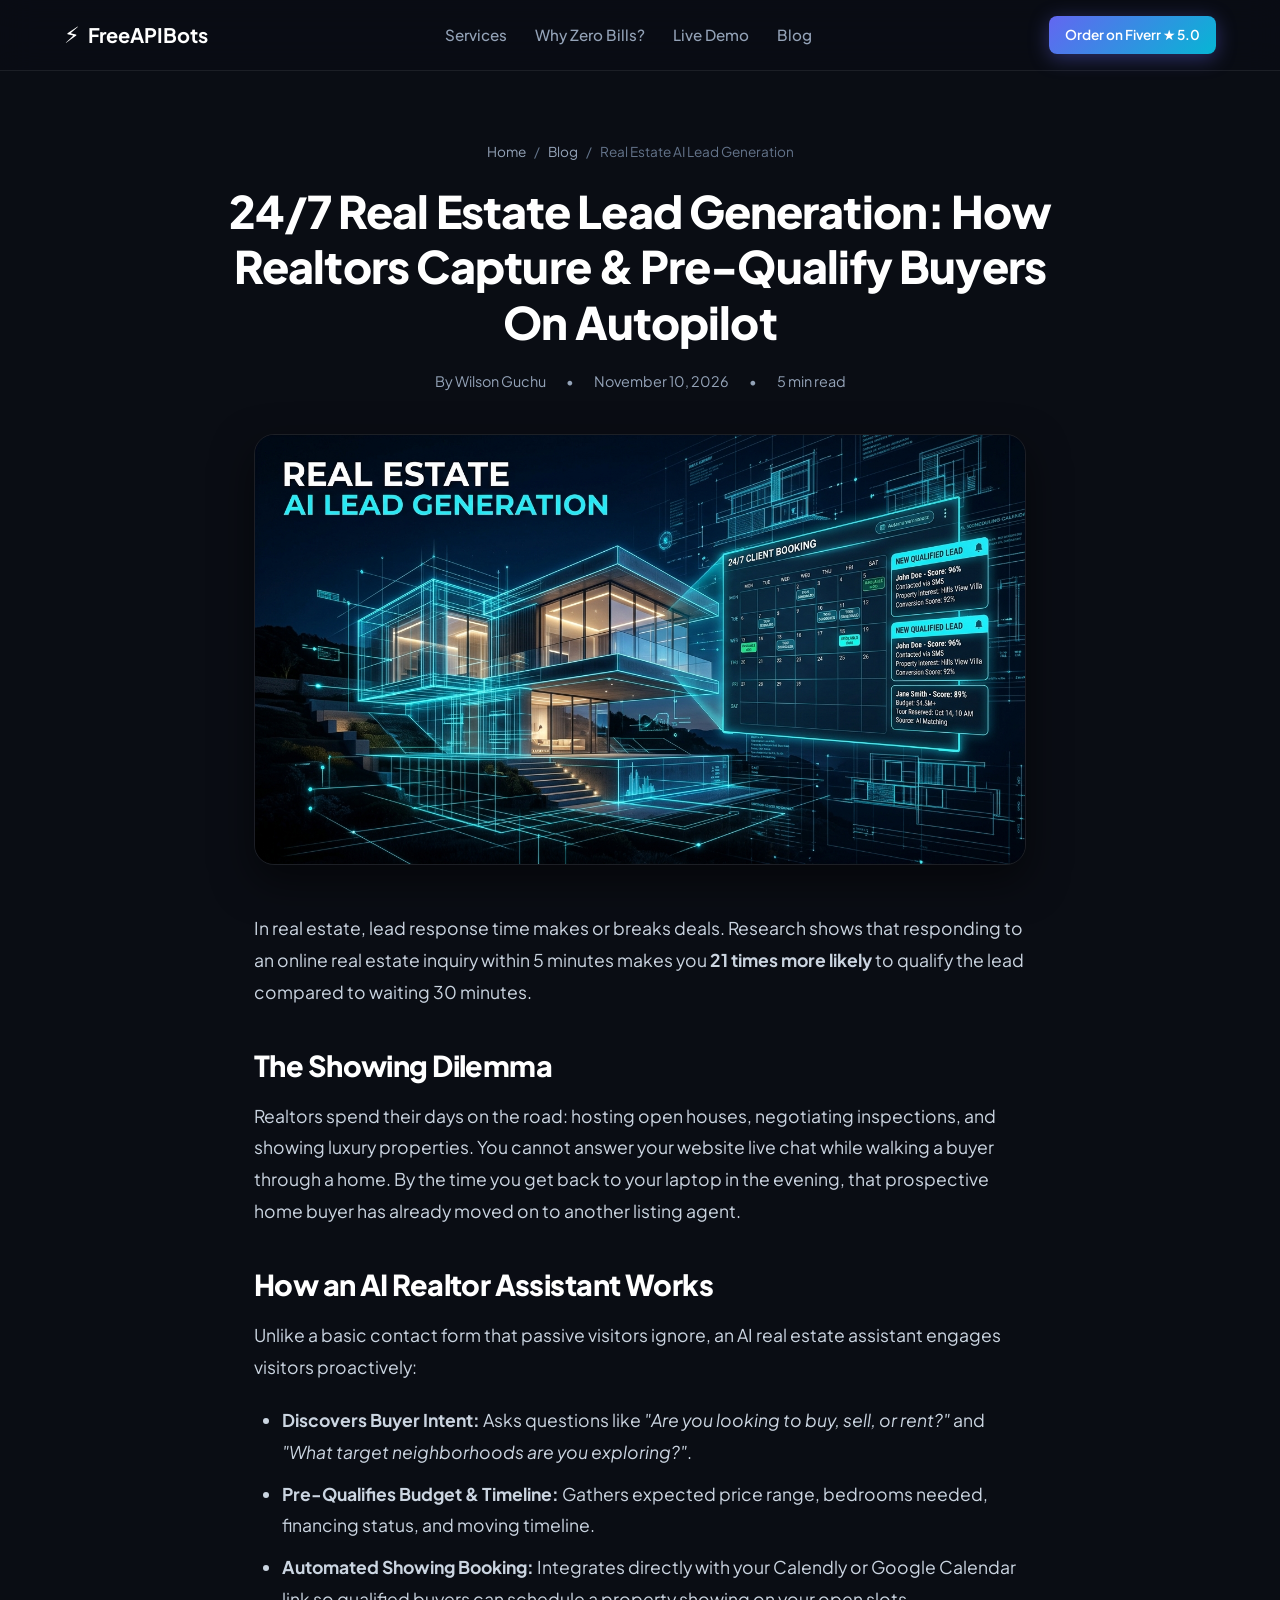
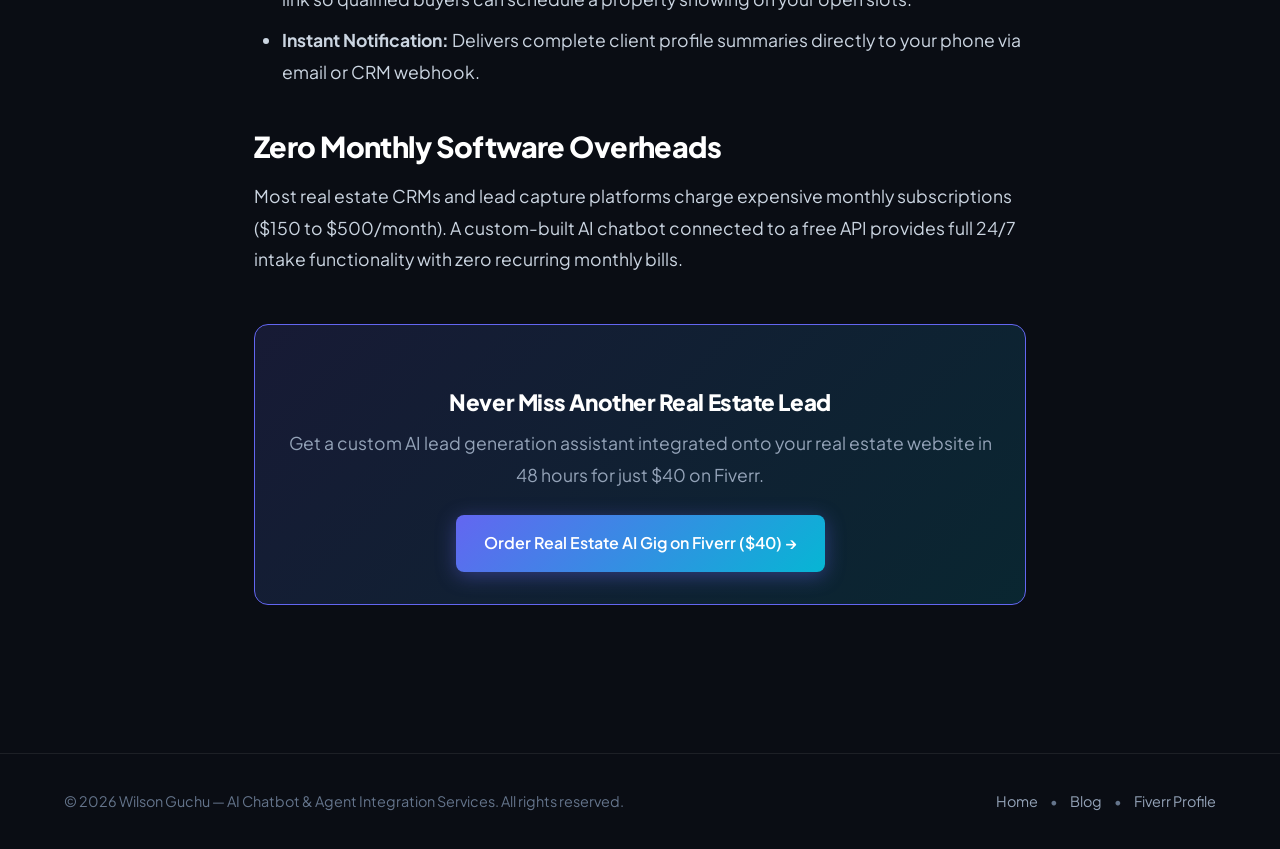
<file: blog/real-estate-lead-gen.html>
<!DOCTYPE html>
<html lang="en">
<head>
  <meta charset="UTF-8">
  <meta name="viewport" content="width=device-width, initial-scale=1.0">
  <title>24/7 Real Estate Lead Generation: How Realtors Capture & Pre-Qualify Buyers | FreeAPIBots</title>
  <meta name="description" content="Learn how top-producing real estate agents and brokerages use custom AI chatbots to pre-qualify buyer budgets and book showings 24/7 with zero monthly software fees.">
  <meta name="keywords" content="real estate lead generation chatbot, ai chatbot for realtors, real estate ai assistant, property showing booking bot, real estate chatbot without monthly fees">
  <link rel="canonical" href="https://freewebsiteai.netlify.app/blog/real-estate-lead-gen.html">

  <meta property="og:type" content="article">
  <meta property="og:title" content="24/7 Real Estate Lead Generation: How Realtors Capture & Pre-Qualify Buyers">
  <meta property="og:description" content="Capture and pre-qualify home buyers while on showings. Learn how realtors automate lead intake with custom AI.">
  <meta property="og:image" content="https://freewebsiteai.netlify.app/images/blog-real-estate-ai.jpg">
  <meta property="og:url" content="https://freewebsiteai.netlify.app/blog/real-estate-lead-gen.html">

  <meta name="twitter:card" content="summary_large_image">
  <meta name="twitter:title" content="24/7 Real Estate Lead Generation with AI">
  <meta name="twitter:description" content="Automate property lead qualification and showing bookings with custom AI.">
  <meta name="twitter:image" content="https://freewebsiteai.netlify.app/images/blog-real-estate-ai.jpg">

  <script type="application/ld+json">
  {
    "@context": "https://schema.org",
    "@type": "BlogPosting",
    "headline": "24/7 Real Estate Lead Generation: How Realtors Capture & Pre-Qualify Buyers On Autopilot",
    "image": "https://freewebsiteai.netlify.app/images/blog-real-estate-ai.jpg",
    "datePublished": "2026-11-10T12:00:00+03:00",
    "dateModified": "2026-11-10T12:00:00+03:00",
    "author": {
      "@type": "Person",
      "name": "Wilson Guchu",
      "url": "https://www.fiverr.com/wilson_guchu"
    },
    "publisher": {
      "@type": "Organization",
      "name": "FreeAPIBots",
      "logo": {
        "@type": "ImageObject",
        "url": "https://freewebsiteai.netlify.app/images/logo.png"
      }
    },
    "description": "Learn how top-producing real estate agents and brokerages use custom AI chatbots to pre-qualify buyer budgets and book showings 24/7 with zero monthly software fees.",
    "mainEntityOfPage": "https://freewebsiteai.netlify.app/blog/real-estate-lead-gen.html"
  }
  </script>

  <link rel="stylesheet" href="../styles.css">
  <link rel="preconnect" href="https://fonts.googleapis.com">
  <link rel="preconnect" href="https://fonts.gstatic.com" crossorigin>
  <link href="https://fonts.googleapis.com/css2?family=Plus+Jakarta+Sans:wght@400;500;600;700;800&display=swap" rel="stylesheet">
</head>
<body>
  <header class="header">
    <div class="container nav-container">
      <a href="../index.html" class="logo">
        <span class="logo-icon">⚡</span>
        <span class="logo-text">FreeAPI<strong>Bots</strong></span>
      </a>
      <nav class="nav">
        <a href="../index.html#services">Services</a>
        <a href="../index.html#comparison">Why Zero Bills?</a>
        <a href="../index.html#demo">Live Demo</a>
        <a href="index.html">Blog</a>
      </nav>
      <a href="https://www.fiverr.com/wilson_guchu" target="_blank" rel="noopener" class="btn btn-primary btn-sm">Order on Fiverr ★ 5.0</a>
    </div>
  </header>

  <article>
    <header class="article-header container">
      <nav class="breadcrumb">
        <a href="../index.html">Home</a>
        <span>/</span>
        <a href="index.html">Blog</a>
        <span>/</span>
        <span>Real Estate AI Lead Generation</span>
      </nav>
      <h1 class="article-title">24/7 Real Estate Lead Generation: How Realtors Capture & Pre-Qualify Buyers On Autopilot</h1>
      <div class="article-meta-bar">
        <span>By Wilson Guchu</span>
        <span>•</span>
        <span>November 10, 2026</span>
        <span>•</span>
        <span>5 min read</span>
      </div>
    </header>

    <div class="article-container">
      <div class="article-hero-img-wrap">
        <img src="../images/blog-real-estate-ai.jpg" alt="Real Estate AI Lead Generation" class="article-hero-img">
      </div>

      <div class="article-body">
        <p>In real estate, lead response time makes or breaks deals. Research shows that responding to an online real estate inquiry within 5 minutes makes you <strong>21 times more likely</strong> to qualify the lead compared to waiting 30 minutes.</p>

        <h2>The Showing Dilemma</h2>
        <p>Realtors spend their days on the road: hosting open houses, negotiating inspections, and showing luxury properties. You cannot answer your website live chat while walking a buyer through a home. By the time you get back to your laptop in the evening, that prospective home buyer has already moved on to another listing agent.</p>

        <h2>How an AI Realtor Assistant Works</h2>
        <p>Unlike a basic contact form that passive visitors ignore, an AI real estate assistant engages visitors proactively:</p>
        <ul>
          <li><strong>Discovers Buyer Intent:</strong> Asks questions like <em>"Are you looking to buy, sell, or rent?"</em> and <em>"What target neighborhoods are you exploring?"</em>.</li>
          <li><strong>Pre-Qualifies Budget & Timeline:</strong> Gathers expected price range, bedrooms needed, financing status, and moving timeline.</li>
          <li><strong>Automated Showing Booking:</strong> Integrates directly with your Calendly or Google Calendar link so qualified buyers can schedule a property showing on your open slots.</li>
          <li><strong>Instant Notification:</strong> Delivers complete client profile summaries directly to your phone via email or CRM webhook.</li>
        </ul>

        <h2>Zero Monthly Software Overheads</h2>
        <p>Most real estate CRMs and lead capture platforms charge expensive monthly subscriptions ($150 to $500/month). A custom-built AI chatbot connected to a free API provides full 24/7 intake functionality with zero recurring monthly bills.</p>

        <div class="article-cta-box">
          <h3>Never Miss Another Real Estate Lead</h3>
          <p>Get a custom AI lead generation assistant integrated onto your real estate website in 48 hours for just $40 on Fiverr.</p>
          <a href="https://www.fiverr.com/wilson_guchu/build-an-ai-lead-generation-chatbot-for-real-estate-websites" target="_blank" rel="noopener" class="btn btn-primary btn-lg">Order Real Estate AI Gig on Fiverr ($40) →</a>
        </div>
      </div>
    </div>
  </article>

  <footer class="footer">
    <div class="container footer-container">
      <p>© 2026 Wilson Guchu — AI Chatbot & Agent Integration Services. All rights reserved.</p>
      <p class="footer-links">
        <a href="../index.html">Home</a> •
        <a href="index.html">Blog</a> •
        <a href="https://www.fiverr.com/wilson_guchu" target="_blank" rel="noopener">Fiverr Profile</a>
      </p>
    </div>
  </footer>
</body>
</html>
</file>
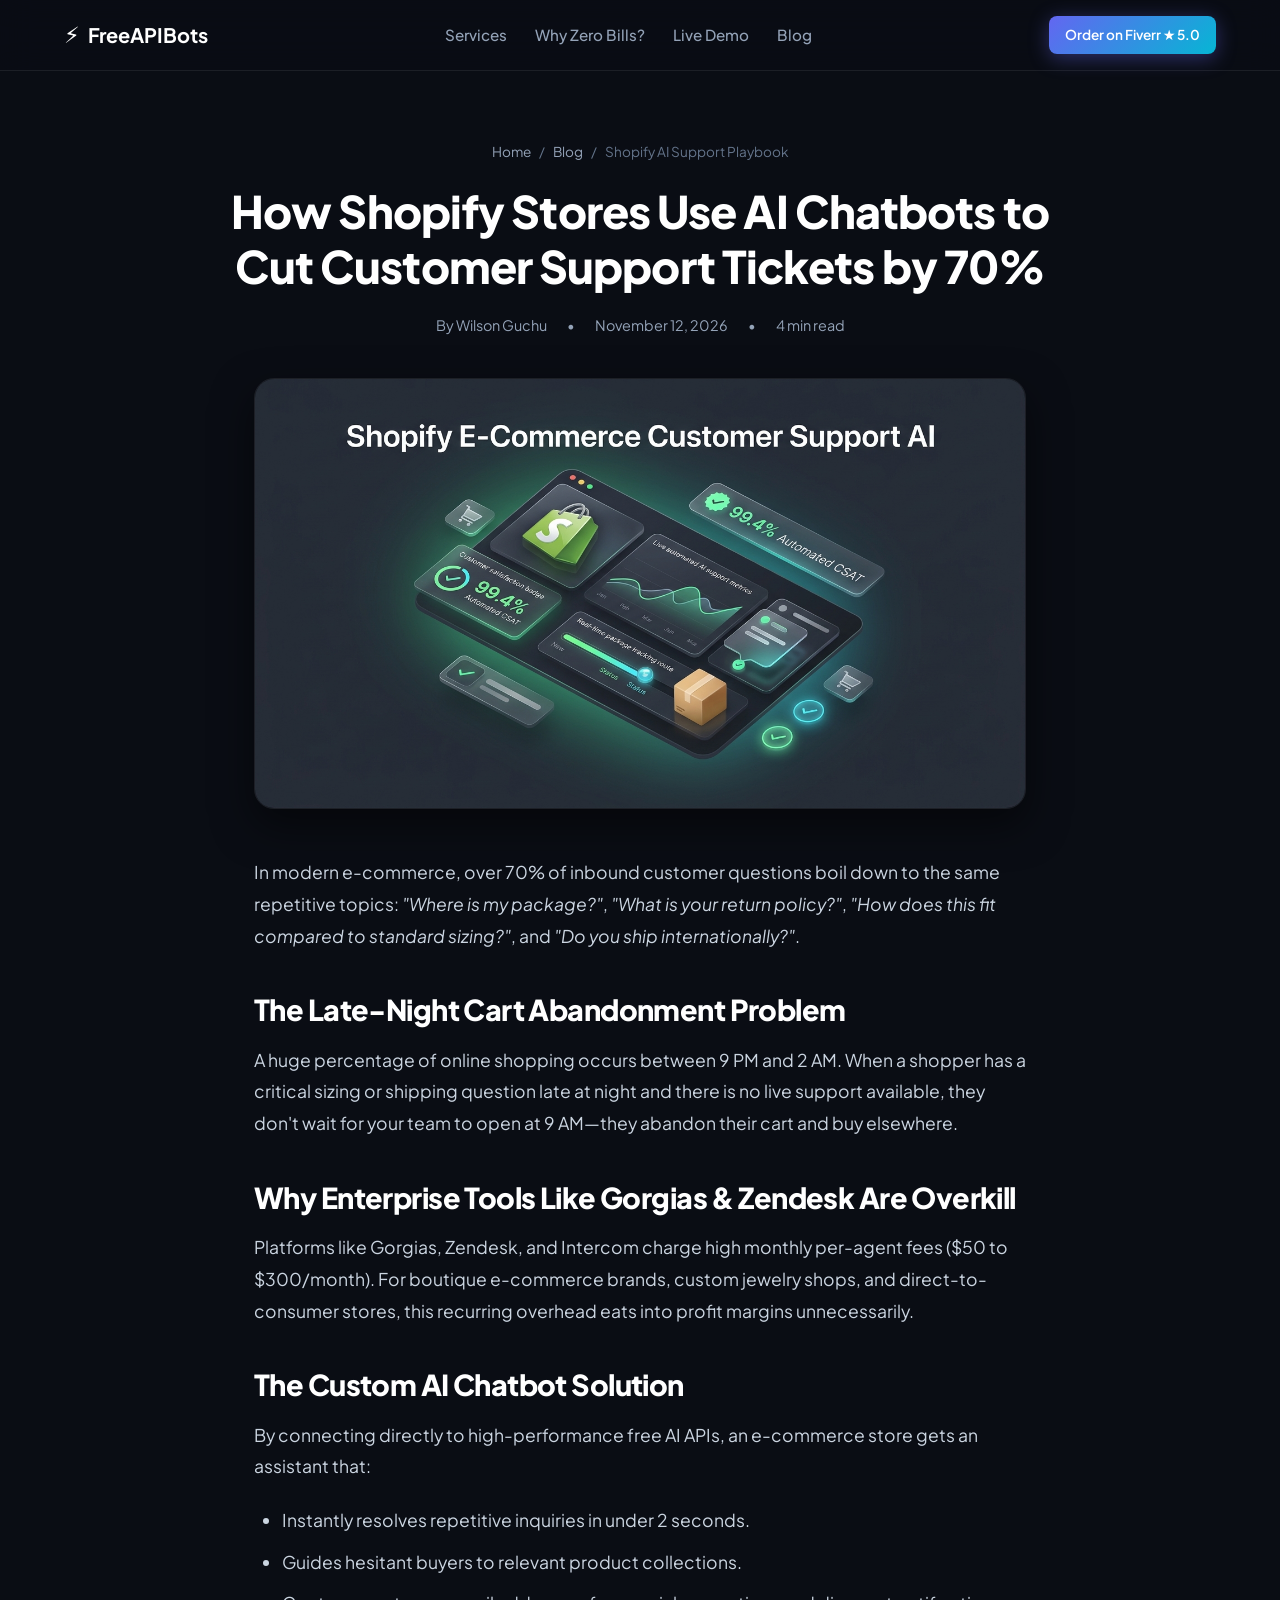
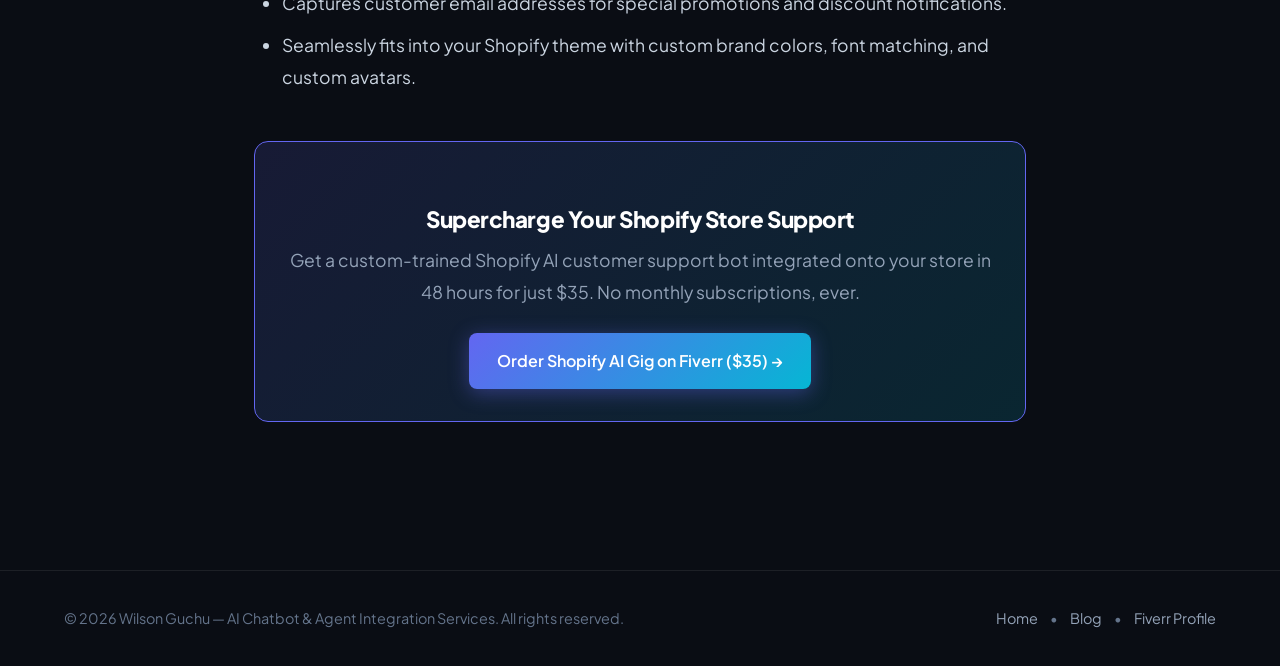
<file: blog/shopify-support-playbook.html>
<!DOCTYPE html>
<html lang="en">
<head>
  <meta charset="UTF-8">
  <meta name="viewport" content="width=device-width, initial-scale=1.0">
  <title>How Shopify Stores Use AI Chatbots to Cut Support Tickets by 70% | FreeAPIBots</title>
  <meta name="description" content="Discover how custom Shopify AI customer service chatbots automate 24/7 answers for shipping, sizing, and returns, cutting support tickets by 70% without monthly fees.">
  <meta name="keywords" content="shopify ai chatbot, shopify customer support ai, ecommerce chatbot automation, gorgias alternative, shopify live chat without monthly fee">
  <link rel="canonical" href="https://freewebsiteai.netlify.app/blog/shopify-support-playbook.html">

  <meta property="og:type" content="article">
  <meta property="og:title" content="How Shopify Stores Use AI Chatbots to Cut Support Tickets by 70%">
  <meta property="og:description" content="Automate late-night e-commerce customer support and boost checkouts without recurring monthly SaaS fees.">
  <meta property="og:image" content="https://freewebsiteai.netlify.app/images/blog-shopify-ai.jpg">
  <meta property="og:url" content="https://freewebsiteai.netlify.app/blog/shopify-support-playbook.html">

  <meta name="twitter:card" content="summary_large_image">
  <meta name="twitter:title" content="Shopify AI Customer Support Playbook">
  <meta name="twitter:description" content="How e-commerce brands automate customer inquiries 24/7 with zero monthly software costs.">
  <meta name="twitter:image" content="https://freewebsiteai.netlify.app/images/blog-shopify-ai.jpg">

  <script type="application/ld+json">
  {
    "@context": "https://schema.org",
    "@type": "BlogPosting",
    "headline": "How Shopify Stores Use AI Chatbots to Cut Customer Support Tickets by 70%",
    "image": "https://freewebsiteai.netlify.app/images/blog-shopify-ai.jpg",
    "datePublished": "2026-11-12T12:00:00+03:00",
    "dateModified": "2026-11-12T12:00:00+03:00",
    "author": {
      "@type": "Person",
      "name": "Wilson Guchu",
      "url": "https://www.fiverr.com/wilson_guchu"
    },
    "publisher": {
      "@type": "Organization",
      "name": "FreeAPIBots",
      "logo": {
        "@type": "ImageObject",
        "url": "https://freewebsiteai.netlify.app/images/logo.png"
      }
    },
    "description": "How custom Shopify AI customer service chatbots automate 24/7 answers for shipping, sizing, and returns, cutting support tickets by 70% without monthly fees.",
    "mainEntityOfPage": "https://freewebsiteai.netlify.app/blog/shopify-support-playbook.html"
  }
  </script>

  <link rel="stylesheet" href="../styles.css">
  <link rel="preconnect" href="https://fonts.googleapis.com">
  <link rel="preconnect" href="https://fonts.gstatic.com" crossorigin>
  <link href="https://fonts.googleapis.com/css2?family=Plus+Jakarta+Sans:wght@400;500;600;700;800&display=swap" rel="stylesheet">
</head>
<body>
  <header class="header">
    <div class="container nav-container">
      <a href="../index.html" class="logo">
        <span class="logo-icon">⚡</span>
        <span class="logo-text">FreeAPI<strong>Bots</strong></span>
      </a>
      <nav class="nav">
        <a href="../index.html#services">Services</a>
        <a href="../index.html#comparison">Why Zero Bills?</a>
        <a href="../index.html#demo">Live Demo</a>
        <a href="index.html">Blog</a>
      </nav>
      <a href="https://www.fiverr.com/wilson_guchu" target="_blank" rel="noopener" class="btn btn-primary btn-sm">Order on Fiverr ★ 5.0</a>
    </div>
  </header>

  <article>
    <header class="article-header container">
      <nav class="breadcrumb">
        <a href="../index.html">Home</a>
        <span>/</span>
        <a href="index.html">Blog</a>
        <span>/</span>
        <span>Shopify AI Support Playbook</span>
      </nav>
      <h1 class="article-title">How Shopify Stores Use AI Chatbots to Cut Customer Support Tickets by 70%</h1>
      <div class="article-meta-bar">
        <span>By Wilson Guchu</span>
        <span>•</span>
        <span>November 12, 2026</span>
        <span>•</span>
        <span>4 min read</span>
      </div>
    </header>

    <div class="article-container">
      <div class="article-hero-img-wrap">
        <img src="../images/blog-shopify-ai.jpg" alt="Shopify AI Customer Support" class="article-hero-img">
      </div>

      <div class="article-body">
        <p>In modern e-commerce, over 70% of inbound customer questions boil down to the same repetitive topics: <em>"Where is my package?"</em>, <em>"What is your return policy?"</em>, <em>"How does this fit compared to standard sizing?"</em>, and <em>"Do you ship internationally?"</em>.</p>

        <h2>The Late-Night Cart Abandonment Problem</h2>
        <p>A huge percentage of online shopping occurs between 9 PM and 2 AM. When a shopper has a critical sizing or shipping question late at night and there is no live support available, they don't wait for your team to open at 9 AM—they abandon their cart and buy elsewhere.</p>

        <h2>Why Enterprise Tools Like Gorgias & Zendesk Are Overkill</h2>
        <p>Platforms like Gorgias, Zendesk, and Intercom charge high monthly per-agent fees ($50 to $300/month). For boutique e-commerce brands, custom jewelry shops, and direct-to-consumer stores, this recurring overhead eats into profit margins unnecessarily.</p>

        <h2>The Custom AI Chatbot Solution</h2>
        <p>By connecting directly to high-performance free AI APIs, an e-commerce store gets an assistant that:</p>
        <ul>
          <li>Instantly resolves repetitive inquiries in under 2 seconds.</li>
          <li>Guides hesitant buyers to relevant product collections.</li>
          <li>Captures customer email addresses for special promotions and discount notifications.</li>
          <li>Seamlessly fits into your Shopify theme with custom brand colors, font matching, and custom avatars.</li>
        </ul>

        <div class="article-cta-box">
          <h3>Supercharge Your Shopify Store Support</h3>
          <p>Get a custom-trained Shopify AI customer support bot integrated onto your store in 48 hours for just $35. No monthly subscriptions, ever.</p>
          <a href="https://www.fiverr.com/wilson_guchu/create-an-ai-customer-support-chatbot-for-shopify-store" target="_blank" rel="noopener" class="btn btn-primary btn-lg">Order Shopify AI Gig on Fiverr ($35) →</a>
        </div>
      </div>
    </div>
  </article>

  <footer class="footer">
    <div class="container footer-container">
      <p>© 2026 Wilson Guchu — AI Chatbot & Agent Integration Services. All rights reserved.</p>
      <p class="footer-links">
        <a href="../index.html">Home</a> •
        <a href="index.html">Blog</a> •
        <a href="https://www.fiverr.com/wilson_guchu" target="_blank" rel="noopener">Fiverr Profile</a>
      </p>
    </div>
  </footer>
</body>
</html>
</file>
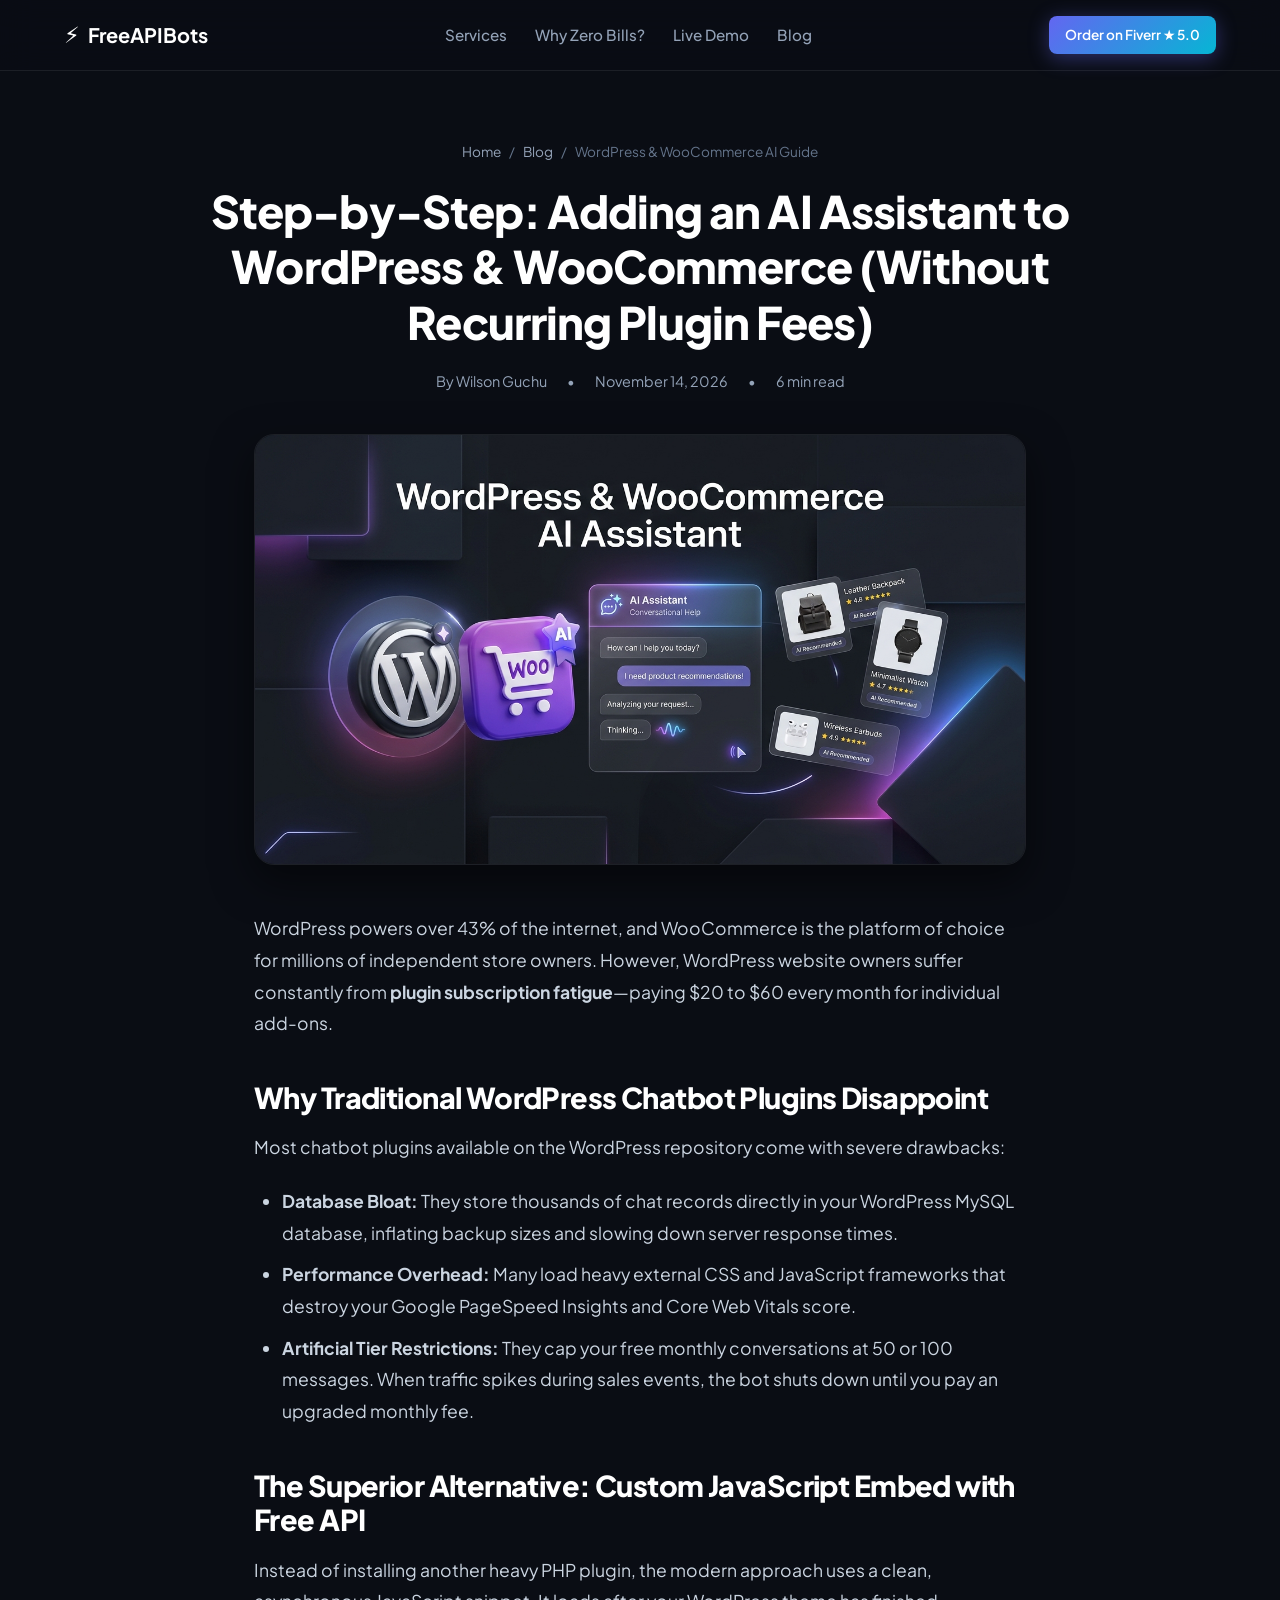
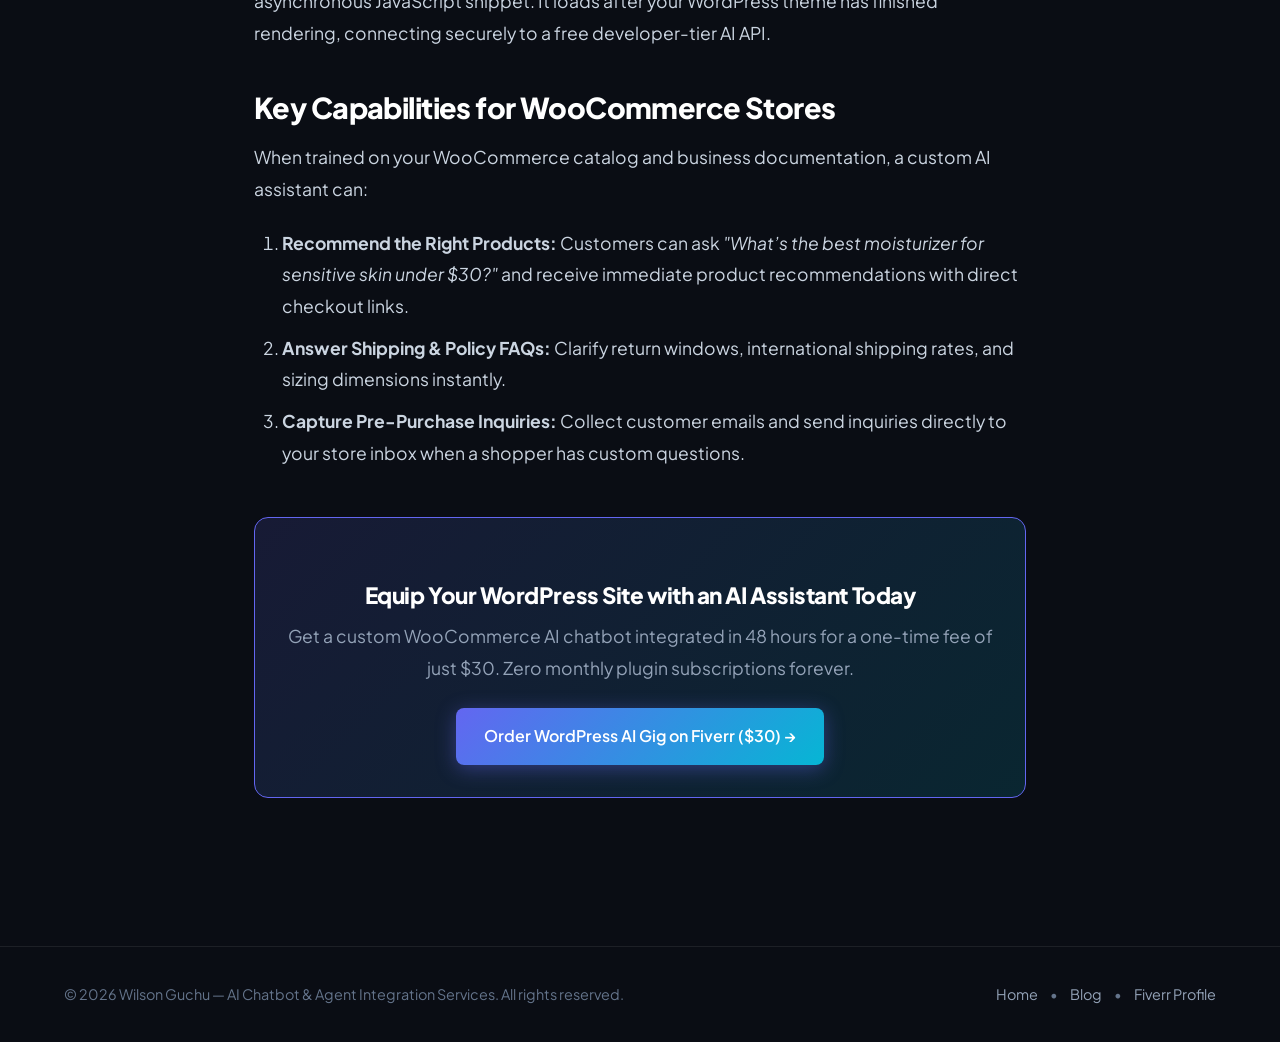
<file: blog/wordpress-ai-guide.html>
<!DOCTYPE html>
<html lang="en">
<head>
  <meta charset="UTF-8">
  <meta name="viewport" content="width=device-width, initial-scale=1.0">
  <title>Adding an AI Assistant to WordPress & WooCommerce (Without Monthly Plugin Fees) | FreeAPIBots</title>
  <meta name="description" content="Step-by-step guide to integrating an intelligent WooCommerce product recommender and FAQ AI chatbot on WordPress without paying recurring monthly plugin fees.">
  <meta name="keywords" content="wordpress ai chatbot, woocommerce ai customer support, wordpress chatbot plugin free api, chatgpt woocommerce integration, wordpress ai assistant">
  <link rel="canonical" href="https://freewebsiteai.netlify.app/blog/wordpress-ai-guide.html">

  <meta property="og:type" content="article">
  <meta property="og:title" content="Adding an AI Assistant to WordPress & WooCommerce (Without Monthly Plugin Fees)">
  <meta property="og:description" content="Practical guide to integrating an AI chatbot on WordPress & WooCommerce with zero monthly fees.">
  <meta property="og:image" content="https://freewebsiteai.netlify.app/images/blog-wordpress-ai.jpg">
  <meta property="og:url" content="https://freewebsiteai.netlify.app/blog/wordpress-ai-guide.html">

  <meta name="twitter:card" content="summary_large_image">
  <meta name="twitter:title" content="WordPress & WooCommerce AI Assistant Integration Guide">
  <meta name="twitter:description" content="Learn how to automate product recommendations and customer support on WooCommerce with zero recurring fees.">
  <meta name="twitter:image" content="https://freewebsiteai.netlify.app/images/blog-wordpress-ai.jpg">

  <script type="application/ld+json">
  {
    "@context": "https://schema.org",
    "@type": "BlogPosting",
    "headline": "Step-by-Step: Adding an AI Assistant to WordPress & WooCommerce (Without Recurring Plugin Fees)",
    "image": "https://freewebsiteai.netlify.app/images/blog-wordpress-ai.jpg",
    "datePublished": "2026-11-14T12:00:00+03:00",
    "dateModified": "2026-11-14T12:00:00+03:00",
    "author": {
      "@type": "Person",
      "name": "Wilson Guchu",
      "url": "https://www.fiverr.com/wilson_guchu"
    },
    "publisher": {
      "@type": "Organization",
      "name": "FreeAPIBots",
      "logo": {
        "@type": "ImageObject",
        "url": "https://freewebsiteai.netlify.app/images/logo.png"
      }
    },
    "description": "Practical guide to integrating an intelligent WooCommerce product recommender and FAQ AI chatbot on WordPress without paying recurring monthly plugin fees.",
    "mainEntityOfPage": "https://freewebsiteai.netlify.app/blog/wordpress-ai-guide.html"
  }
  </script>

  <link rel="stylesheet" href="../styles.css">
  <link rel="preconnect" href="https://fonts.googleapis.com">
  <link rel="preconnect" href="https://fonts.gstatic.com" crossorigin>
  <link href="https://fonts.googleapis.com/css2?family=Plus+Jakarta+Sans:wght@400;500;600;700;800&display=swap" rel="stylesheet">
</head>
<body>
  <header class="header">
    <div class="container nav-container">
      <a href="../index.html" class="logo">
        <span class="logo-icon">⚡</span>
        <span class="logo-text">FreeAPI<strong>Bots</strong></span>
      </a>
      <nav class="nav">
        <a href="../index.html#services">Services</a>
        <a href="../index.html#comparison">Why Zero Bills?</a>
        <a href="../index.html#demo">Live Demo</a>
        <a href="index.html">Blog</a>
      </nav>
      <a href="https://www.fiverr.com/wilson_guchu" target="_blank" rel="noopener" class="btn btn-primary btn-sm">Order on Fiverr ★ 5.0</a>
    </div>
  </header>

  <article>
    <header class="article-header container">
      <nav class="breadcrumb">
        <a href="../index.html">Home</a>
        <span>/</span>
        <a href="index.html">Blog</a>
        <span>/</span>
        <span>WordPress & WooCommerce AI Guide</span>
      </nav>
      <h1 class="article-title">Step-by-Step: Adding an AI Assistant to WordPress & WooCommerce (Without Recurring Plugin Fees)</h1>
      <div class="article-meta-bar">
        <span>By Wilson Guchu</span>
        <span>•</span>
        <span>November 14, 2026</span>
        <span>•</span>
        <span>6 min read</span>
      </div>
    </header>

    <div class="article-container">
      <div class="article-hero-img-wrap">
        <img src="../images/blog-wordpress-ai.jpg" alt="WordPress and WooCommerce AI Chatbot" class="article-hero-img">
      </div>

      <div class="article-body">
        <p>WordPress powers over 43% of the internet, and WooCommerce is the platform of choice for millions of independent store owners. However, WordPress website owners suffer constantly from <strong>plugin subscription fatigue</strong>—paying $20 to $60 every month for individual add-ons.</p>

        <h2>Why Traditional WordPress Chatbot Plugins Disappoint</h2>
        <p>Most chatbot plugins available on the WordPress repository come with severe drawbacks:</p>
        <ul>
          <li><strong>Database Bloat:</strong> They store thousands of chat records directly in your WordPress MySQL database, inflating backup sizes and slowing down server response times.</li>
          <li><strong>Performance Overhead:</strong> Many load heavy external CSS and JavaScript frameworks that destroy your Google PageSpeed Insights and Core Web Vitals score.</li>
          <li><strong>Artificial Tier Restrictions:</strong> They cap your free monthly conversations at 50 or 100 messages. When traffic spikes during sales events, the bot shuts down until you pay an upgraded monthly fee.</li>
        </ul>

        <h2>The Superior Alternative: Custom JavaScript Embed with Free API</h2>
        <p>Instead of installing another heavy PHP plugin, the modern approach uses a clean, asynchronous JavaScript snippet. It loads after your WordPress theme has finished rendering, connecting securely to a free developer-tier AI API.</p>

        <h2>Key Capabilities for WooCommerce Stores</h2>
        <p>When trained on your WooCommerce catalog and business documentation, a custom AI assistant can:</p>
        <ol>
          <li><strong>Recommend the Right Products:</strong> Customers can ask <em>"What’s the best moisturizer for sensitive skin under $30?"</em> and receive immediate product recommendations with direct checkout links.</li>
          <li><strong>Answer Shipping & Policy FAQs:</strong> Clarify return windows, international shipping rates, and sizing dimensions instantly.</li>
          <li><strong>Capture Pre-Purchase Inquiries:</strong> Collect customer emails and send inquiries directly to your store inbox when a shopper has custom questions.</li>
        </ol>

        <div class="article-cta-box">
          <h3>Equip Your WordPress Site with an AI Assistant Today</h3>
          <p>Get a custom WooCommerce AI chatbot integrated in 48 hours for a one-time fee of just $30. Zero monthly plugin subscriptions forever.</p>
          <a href="https://www.fiverr.com/wilson_guchu/build-a-custom-ai-chatbot-for-wordpress-and-woocommerce-website" target="_blank" rel="noopener" class="btn btn-primary btn-lg">Order WordPress AI Gig on Fiverr ($30) →</a>
        </div>
      </div>
    </div>
  </article>

  <footer class="footer">
    <div class="container footer-container">
      <p>© 2026 Wilson Guchu — AI Chatbot & Agent Integration Services. All rights reserved.</p>
      <p class="footer-links">
        <a href="../index.html">Home</a> •
        <a href="index.html">Blog</a> •
        <a href="https://www.fiverr.com/wilson_guchu" target="_blank" rel="noopener">Fiverr Profile</a>
      </p>
    </div>
  </footer>
</body>
</html>
</file>
<file: styles.css>
/* ==========================================================================
   CSS Stylesheet for AI Chatbot Marketing Website
   ========================================================================== */

:root {
  --bg-primary: #0a0d14;
  --bg-secondary: #101522;
  --bg-tertiary: #171f33;
  --bg-card: rgba(23, 31, 51, 0.6);
  --border-color: rgba(255, 255, 255, 0.08);
  --border-highlight: rgba(99, 102, 241, 0.3);
  --text-main: #f1f5f9;
  --text-muted: #94a3b8;
  --text-dim: #64748b;
  --accent-primary: #6366f1;
  --accent-secondary: #06b6d4;
  --accent-gradient: linear-gradient(135deg, #6366f1 0%, #06b6d4 100%);
  --success: #10b981;
  --warning: #f59e0b;
  --danger: #ef4444;
  --font-family: 'Plus Jakarta Sans', system-ui, -apple-system, sans-serif;
  --radius-sm: 8px;
  --radius-md: 14px;
  --radius-lg: 20px;
  --shadow-glow: 0 0 40px rgba(99, 102, 241, 0.2);
}

*, *::before, *::after {
  box-sizing: border-box;
  margin: 0;
  padding: 0;
}

html {
  scroll-behavior: smooth;
  font-family: var(--font-family);
  background-color: var(--bg-primary);
  color: var(--text-main);
  line-height: 1.6;
}

body {
  overflow-x: hidden;
  min-height: 100vh;
}

.container {
  max-width: 1200px;
  margin: 0 auto;
  padding: 0 24px;
}

/* Typography & Utilities */
h1, h2, h3 {
  font-weight: 800;
  line-height: 1.2;
  color: #fff;
  letter-spacing: -0.02em;
}

.gradient-text {
  background: var(--accent-gradient);
  -webkit-background-clip: text;
  -webkit-text-fill-color: transparent;
}

.badge {
  display: inline-flex;
  align-items: center;
  gap: 6px;
  padding: 6px 14px;
  border-radius: 9999px;
  font-size: 0.85rem;
  font-weight: 600;
  background: rgba(99, 102, 241, 0.12);
  border: 1px solid rgba(99, 102, 241, 0.3);
  color: #a5b4fc;
  margin-bottom: 16px;
}

/* Buttons */
.btn {
  display: inline-flex;
  align-items: center;
  justify-content: center;
  gap: 8px;
  padding: 12px 24px;
  border-radius: var(--radius-sm);
  font-weight: 600;
  font-size: 0.95rem;
  text-decoration: none;
  cursor: pointer;
  transition: all 0.25s ease;
  border: none;
}

.btn-primary {
  background: var(--accent-gradient);
  color: #ffffff;
  box-shadow: 0 4px 20px rgba(99, 102, 241, 0.4);
}

.btn-primary:hover {
  transform: translateY(-2px);
  box-shadow: 0 6px 25px rgba(99, 102, 241, 0.6);
}

.btn-secondary {
  background: var(--bg-tertiary);
  color: var(--text-main);
  border: 1px solid var(--border-color);
}

.btn-secondary:hover {
  background: rgba(255, 255, 255, 0.08);
  border-color: rgba(255, 255, 255, 0.2);
}

.btn-outline {
  background: transparent;
  color: var(--text-main);
  border: 1px solid var(--border-highlight);
}

.btn-outline:hover {
  background: rgba(99, 102, 241, 0.1);
  border-color: var(--accent-primary);
  color: #fff;
}

.btn-sm {
  padding: 8px 16px;
  font-size: 0.85rem;
}

.btn-lg {
  padding: 14px 28px;
  font-size: 1rem;
}

.btn-block {
  width: 100%;
}

/* Header */
.header {
  position: sticky;
  top: 0;
  z-index: 100;
  backdrop-filter: blur(16px);
  background: rgba(10, 13, 20, 0.85);
  border-bottom: 1px solid var(--border-color);
  padding: 16px 0;
}

.nav-container {
  display: flex;
  align-items: center;
  justify-content: space-between;
}

.logo {
  display: flex;
  align-items: center;
  gap: 8px;
  text-decoration: none;
  color: #fff;
  font-size: 1.25rem;
  font-weight: 700;
}

.logo-icon {
  font-size: 1.4rem;
}

.nav {
  display: flex;
  gap: 28px;
}

.nav a {
  text-decoration: none;
  color: var(--text-muted);
  font-size: 0.95rem;
  font-weight: 500;
  transition: color 0.2s;
}

.nav a:hover {
  color: #fff;
}

/* Hero Section */
.hero {
  padding: 80px 0 60px;
  position: relative;
}

.hero-container {
  display: grid;
  grid-template-columns: 1.1fr 0.9fr;
  gap: 60px;
  align-items: center;
}

.hero-title {
  font-size: 3.2rem;
  margin-bottom: 20px;
}

.hero-subtitle {
  font-size: 1.15rem;
  color: var(--text-muted);
  margin-bottom: 32px;
  max-width: 540px;
}

.hero-actions {
  display: flex;
  gap: 16px;
  margin-bottom: 40px;
}

.hero-stats {
  display: flex;
  gap: 36px;
  padding-top: 24px;
  border-top: 1px solid var(--border-color);
}

.stat-item {
  display: flex;
  flex-direction: column;
}

.stat-val {
  font-size: 1.5rem;
  font-weight: 800;
  color: #fff;
}

.stat-lbl {
  font-size: 0.85rem;
  color: var(--text-dim);
}

/* Chat Mockup */
.chat-mockup {
  background: var(--bg-secondary);
  border: 1px solid var(--border-color);
  border-radius: var(--radius-lg);
  box-shadow: var(--shadow-glow);
  overflow: hidden;
}

.chat-header {
  display: flex;
  align-items: center;
  gap: 12px;
  padding: 16px 20px;
  background: var(--bg-tertiary);
  border-bottom: 1px solid var(--border-color);
}

.chat-status-dot {
  width: 10px;
  height: 10px;
  border-radius: 50%;
  background: var(--success);
  box-shadow: 0 0 8px var(--success);
}

.chat-title {
  font-weight: 700;
  font-size: 0.95rem;
}

.chat-status {
  font-size: 0.75rem;
  color: var(--text-muted);
}

.chat-body {
  padding: 24px 20px;
  display: flex;
  flex-direction: column;
  gap: 16px;
  min-height: 280px;
}

.chat-bubble {
  max-width: 85%;
  padding: 14px 18px 10px;
  border-radius: var(--radius-md);
  font-size: 0.9rem;
  line-height: 1.5;
  animation: fadeIn 0.25s ease-in;
  display: flex;
  flex-direction: column;
  gap: 8px;
  position: relative;
}

.bubble-text {
  word-break: break-word;
}

.bubble-meta {
  display: flex;
  align-items: center;
  justify-content: flex-end;
  gap: 10px;
  font-size: 0.72rem;
  opacity: 0.8;
  padding-top: 4px;
  border-top: 1px solid rgba(255, 255, 255, 0.06);
}

.chat-bubble.bot .bubble-meta {
  border-top-color: rgba(255, 255, 255, 0.05);
}

.bubble-time {
  color: var(--text-dim);
  font-feature-settings: "tnum";
}

.chat-bubble.user .bubble-time {
  color: rgba(255, 255, 255, 0.75);
}

.copy-btn {
  background: transparent;
  border: 1px solid rgba(255, 255, 255, 0.12);
  border-radius: 4px;
  color: var(--text-muted);
  cursor: pointer;
  display: inline-flex;
  align-items: center;
  gap: 4px;
  padding: 2px 7px;
  font-size: 0.7rem;
  font-weight: 500;
  transition: all 0.2s ease;
}

.copy-btn:hover {
  background: rgba(255, 255, 255, 0.1);
  color: #fff;
  border-color: rgba(255, 255, 255, 0.25);
}

.chat-bubble.user .copy-btn {
  color: rgba(255, 255, 255, 0.85);
  border-color: rgba(255, 255, 255, 0.25);
}

.chat-bubble.user .copy-btn:hover {
  background: rgba(255, 255, 255, 0.2);
  color: #fff;
}

.copy-btn.copied {
  background: rgba(16, 185, 129, 0.2);
  border-color: var(--success);
  color: var(--success);
}

@keyframes fadeIn {
  from { opacity: 0; transform: translateY(6px); }
  to { opacity: 1; transform: translateY(0); }
}

.chat-bubble.bot {
  background: var(--bg-tertiary);
  color: var(--text-main);
  align-self: flex-start;
  border-bottom-left-radius: 4px;
  border: 1px solid var(--border-color);
}

.chat-bubble.user {
  background: var(--accent-gradient);
  color: #fff;
  align-self: flex-end;
  border-bottom-right-radius: 4px;
}

/* Typing Indicator Animation */
.chat-bubble.typing {
  display: inline-flex;
  align-items: center;
  gap: 4px;
  padding: 14px 20px;
}

.dot {
  width: 6px;
  height: 6px;
  background: var(--text-muted);
  border-radius: 50%;
  display: inline-block;
  animation: bounce 1.2s infinite ease-in-out;
}

.dot:nth-child(2) { animation-delay: 0.2s; }
.dot:nth-child(3) { animation-delay: 0.4s; }

@keyframes bounce {
  0%, 80%, 100% { transform: translateY(0); opacity: 0.4; }
  40% { transform: translateY(-6px); opacity: 1; }
}

.chat-footer {
  display: flex;
  gap: 10px;
  padding: 16px 20px;
  border-top: 1px solid var(--border-color);
  background: var(--bg-secondary);
}

.chat-footer input {
  flex: 1;
  background: var(--bg-tertiary);
  border: 1px solid var(--border-color);
  border-radius: var(--radius-sm);
  padding: 10px 14px;
  color: #fff;
  font-size: 0.9rem;
  outline: none;
}

.chat-footer input:focus {
  border-color: var(--accent-primary);
}

.chat-send-btn {
  background: var(--accent-primary);
  border: none;
  color: #fff;
  padding: 0 16px;
  border-radius: var(--radius-sm);
  cursor: pointer;
}

/* Platforms Banner */
.platforms {
  padding: 30px 0;
  border-top: 1px solid var(--border-color);
  border-bottom: 1px solid var(--border-color);
  background: rgba(16, 21, 34, 0.4);
  text-align: center;
}

.platforms-title {
  font-size: 0.85rem;
  text-transform: uppercase;
  letter-spacing: 0.08em;
  color: var(--text-dim);
  margin-bottom: 16px;
  font-weight: 600;
}

.platform-logos {
  display: flex;
  justify-content: center;
  flex-wrap: wrap;
  gap: 12px;
}

.platform-badge {
  padding: 6px 16px;
  background: var(--bg-tertiary);
  border: 1px solid var(--border-color);
  border-radius: 9999px;
  font-size: 0.85rem;
  font-weight: 600;
  color: var(--text-muted);
}

/* Services / Gigs Section */
.services {
  padding: 100px 0 80px;
}

.section-header {
  text-align: center;
  max-width: 650px;
  margin: 0 auto 60px;
}

.section-header h2 {
  font-size: 2.4rem;
  margin-bottom: 16px;
}

.section-header p {
  color: var(--text-muted);
  font-size: 1.05rem;
}

.services-grid {
  display: grid;
  grid-template-columns: repeat(auto-fit, minmax(260px, 1fr));
  gap: 28px;
}

.service-card {
  background: var(--bg-card);
  border: 1px solid var(--border-color);
  border-radius: var(--radius-lg);
  padding: 32px 24px;
  display: flex;
  flex-direction: column;
  position: relative;
  transition: transform 0.3s, border-color 0.3s;
  backdrop-filter: blur(10px);
}

.service-card:hover {
  transform: translateY(-6px);
  border-color: var(--border-highlight);
}

.service-card.featured {
  border-color: var(--accent-primary);
  background: linear-gradient(180deg, rgba(99, 102, 241, 0.1) 0%, rgba(23, 31, 51, 0.7) 100%);
}

.card-tag {
  position: absolute;
  top: -12px;
  right: 24px;
  background: var(--accent-gradient);
  color: #fff;
  font-size: 0.75rem;
  font-weight: 700;
  padding: 4px 12px;
  border-radius: 9999px;
  text-transform: uppercase;
}

.card-icon {
  font-size: 2.2rem;
  margin-bottom: 16px;
}

.service-card h3 {
  font-size: 1.3rem;
  margin-bottom: 12px;
}

.card-desc {
  color: var(--text-muted);
  font-size: 0.9rem;
  margin-bottom: 24px;
  flex-grow: 0;
}

.card-features {
  list-style: none;
  display: flex;
  flex-direction: column;
  gap: 12px;
  margin-bottom: 32px;
  flex-grow: 1;
}

.card-features li {
  font-size: 0.88rem;
  color: var(--text-main);
}

.card-footer {
  border-top: 1px solid var(--border-color);
  padding-top: 20px;
}

.card-price {
  font-size: 0.9rem;
  color: var(--text-muted);
  margin-bottom: 16px;
}

.card-price strong {
  font-size: 1.5rem;
  color: #fff;
}

/* Comparison Section */
.comparison {
  padding: 80px 0;
  background: var(--bg-secondary);
}

.table-wrapper {
  overflow-x: auto;
  border-radius: var(--radius-md);
  border: 1px solid var(--border-color);
}

.comparison-table {
  width: 100%;
  border-collapse: collapse;
  text-align: left;
}

.comparison-table th, .comparison-table td {
  padding: 18px 24px;
  border-bottom: 1px solid var(--border-color);
  font-size: 0.95rem;
}

.comparison-table th {
  background: var(--bg-tertiary);
  color: #fff;
  font-weight: 700;
}

.comparison-table th.highlight {
  background: rgba(99, 102, 241, 0.2);
  color: #a5b4fc;
}

.comparison-table td.positive {
  color: var(--success);
}

.comparison-table td.negative {
  color: var(--text-dim);
}

/* Demo Section */
.demo-section {
  padding: 90px 0;
}

.interactive-chat-box {
  max-width: 760px;
  margin: 0 auto;
  background: var(--bg-secondary);
  border: 1px solid var(--border-color);
  border-radius: var(--radius-lg);
  overflow: hidden;
  box-shadow: var(--shadow-glow);
}

.interactive-chat-messages {
  padding: 24px 20px;
  min-height: 280px;
  max-height: 400px;
  overflow-y: auto;
  display: flex;
  flex-direction: column;
  gap: 14px;
}

.quick-chips {
  display: flex;
  gap: 8px;
  padding: 10px 20px;
  flex-wrap: wrap;
  border-top: 1px solid var(--border-color);
  background: rgba(23, 31, 51, 0.4);
}

.chip {
  background: var(--bg-tertiary);
  border: 1px solid var(--border-color);
  border-radius: 9999px;
  color: var(--text-muted);
  font-size: 0.8rem;
  padding: 6px 14px;
  cursor: pointer;
  transition: all 0.2s;
}

.chip:hover {
  background: rgba(99, 102, 241, 0.2);
  color: #fff;
  border-color: var(--accent-primary);
}

.interactive-chat-form {
  display: flex;
  gap: 12px;
  padding: 16px 20px;
  border-top: 1px solid var(--border-color);
  background: var(--bg-secondary);
}

.interactive-chat-form input {
  flex: 1;
  background: var(--bg-tertiary);
  border: 1px solid var(--border-color);
  border-radius: var(--radius-sm);
  padding: 12px 16px;
  color: #fff;
  font-size: 0.95rem;
  outline: none;
}

.interactive-chat-form input:focus {
  border-color: var(--accent-primary);
}

/* ==========================================================================
   Blog Cards & Dedicated Article Pages Styling
   ========================================================================== */
.blog-section {
  padding: 90px 0;
  background: var(--bg-secondary);
}

.blog-grid {
  display: grid;
  grid-template-columns: repeat(auto-fit, minmax(280px, 1fr));
  gap: 28px;
}

.blog-card {
  background: var(--bg-card);
  border: 1px solid var(--border-color);
  border-radius: var(--radius-md);
  overflow: hidden;
  display: flex;
  flex-direction: column;
  text-decoration: none;
  color: inherit;
  transition: transform 0.25s, border-color 0.25s, box-shadow 0.25s;
}

.blog-card:hover {
  transform: translateY(-6px);
  border-color: var(--border-highlight);
  box-shadow: 0 12px 30px rgba(0, 0, 0, 0.4);
}

.blog-card-img-wrap {
  width: 100%;
  height: 180px;
  overflow: hidden;
  background: var(--bg-tertiary);
}

.blog-card-img {
  width: 100%;
  height: 100%;
  object-fit: cover;
  transition: transform 0.4s ease;
}

.blog-card:hover .blog-card-img {
  transform: scale(1.05);
}

.blog-card-content {
  padding: 24px;
  display: flex;
  flex-direction: column;
  flex-grow: 1;
}

.blog-meta-top {
  display: flex;
  justify-content: space-between;
  align-items: center;
  margin-bottom: 12px;
  font-size: 0.8rem;
}

.blog-cat {
  color: var(--accent-secondary);
  font-weight: 700;
  text-transform: uppercase;
  letter-spacing: 0.05em;
}

.blog-read {
  color: var(--text-dim);
}

.blog-card h3 {
  font-size: 1.15rem;
  margin-bottom: 12px;
  color: #fff;
  line-height: 1.4;
}

.blog-card p {
  font-size: 0.9rem;
  color: var(--text-muted);
  line-height: 1.5;
  margin-bottom: 20px;
  flex-grow: 1;
}

.blog-footer {
  border-top: 1px solid var(--border-color);
  padding-top: 14px;
}

.read-more {
  color: var(--accent-primary);
  font-size: 0.9rem;
  font-weight: 600;
  display: inline-flex;
  align-items: center;
  gap: 6px;
}

/* Dedicated Blog Article Page Layout */
.article-header {
  padding: 70px 0 40px;
  text-align: center;
}

.breadcrumb {
  display: flex;
  align-items: center;
  justify-content: center;
  gap: 8px;
  font-size: 0.85rem;
  color: var(--text-dim);
  margin-bottom: 20px;
}

.breadcrumb a {
  color: var(--text-muted);
  text-decoration: none;
}

.breadcrumb a:hover {
  color: #fff;
}

.article-title {
  font-size: 2.8rem;
  max-width: 860px;
  margin: 0 auto 20px;
  line-height: 1.25;
}

.article-meta-bar {
  display: flex;
  align-items: center;
  justify-content: center;
  gap: 20px;
  font-size: 0.9rem;
  color: var(--text-muted);
}

.article-container {
  max-width: 820px;
  margin: 0 auto;
  padding: 0 24px 100px;
}

.article-hero-img-wrap {
  width: 100%;
  border-radius: var(--radius-lg);
  overflow: hidden;
  margin-bottom: 48px;
  border: 1px solid var(--border-color);
  box-shadow: 0 16px 40px rgba(0, 0, 0, 0.5);
}

.article-hero-img {
  width: 100%;
  height: auto;
  display: block;
}

.article-body {
  color: #cbd5e1;
  font-size: 1.1rem;
  line-height: 1.8;
}

.article-body h2 {
  font-size: 1.8rem;
  margin: 40px 0 18px;
  color: #fff;
}

.article-body h3 {
  font-size: 1.35rem;
  margin: 32px 0 14px;
  color: #fff;
}

.article-body p {
  margin-bottom: 22px;
}

.article-body ul, .article-body ol {
  margin: 0 0 24px 28px;
}

.article-body li {
  margin-bottom: 10px;
}

.article-body blockquote {
  border-left: 4px solid var(--accent-primary);
  padding: 16px 24px;
  background: var(--bg-tertiary);
  border-radius: 0 var(--radius-sm) var(--radius-sm) 0;
  margin: 32px 0;
  font-style: italic;
  color: #e2e8f0;
}

.article-cta-box {
  background: linear-gradient(135deg, rgba(99, 102, 241, 0.15) 0%, rgba(6, 182, 212, 0.15) 100%);
  border: 1px solid var(--accent-primary);
  border-radius: var(--radius-md);
  padding: 32px;
  margin: 48px 0;
  text-align: center;
}

.article-cta-box h3 {
  font-size: 1.4rem;
  margin-bottom: 12px;
}

.article-cta-box p {
  color: var(--text-muted);
  margin-bottom: 24px;
}

/* FAQ Section */
.faq {
  padding: 90px 0;
  background: var(--bg-primary);
}

.faq-list {
  max-width: 800px;
  margin: 0 auto;
  display: flex;
  flex-direction: column;
  gap: 16px;
}

.faq-item {
  border: 1px solid var(--border-color);
  border-radius: var(--radius-md);
  overflow: hidden;
  background: var(--bg-card);
}

.faq-question {
  width: 100%;
  padding: 20px 24px;
  background: transparent;
  border: none;
  color: #fff;
  text-align: left;
  font-size: 1.05rem;
  font-weight: 700;
  cursor: pointer;
  display: flex;
  justify-content: space-between;
  align-items: center;
}

.faq-question::after {
  content: '+';
  font-size: 1.3rem;
  color: var(--text-dim);
  transition: transform 0.25s;
}

.faq-item.active .faq-question::after {
  content: '−';
  color: var(--accent-primary);
}

.faq-answer {
  max-height: 0;
  overflow: hidden;
  transition: max-height 0.3s ease;
  padding: 0 24px;
}

.faq-item.active .faq-answer {
  max-height: 200px;
  padding-bottom: 20px;
}

.faq-answer p {
  color: var(--text-muted);
  font-size: 0.95rem;
  line-height: 1.6;
}

/* CTA Banner */
.cta-banner {
  padding: 90px 0;
  text-align: center;
  background: radial-gradient(circle at center, rgba(99, 102, 241, 0.15) 0%, transparent 70%);
}

.cta-container {
  max-width: 680px;
}

.cta-banner h2 {
  font-size: 2.6rem;
  margin-bottom: 16px;
}

.cta-banner p {
  color: var(--text-muted);
  font-size: 1.15rem;
  margin-bottom: 32px;
}

/* Footer */
.footer {
  padding: 36px 0;
  border-top: 1px solid var(--border-color);
  background: var(--bg-primary);
  font-size: 0.9rem;
  color: var(--text-dim);
}

.footer-container {
  display: flex;
  justify-content: space-between;
  align-items: center;
  flex-wrap: wrap;
  gap: 16px;
}

.footer-links {
  display: flex;
  gap: 12px;
}

.footer-links a {
  color: var(--text-muted);
  text-decoration: none;
}

.footer-links a:hover {
  color: #fff;
}

/* Responsive */
@media (max-width: 900px) {
  .hero-container {
    grid-template-columns: 1fr;
    text-align: center;
  }
  .hero-subtitle {
    margin: 0 auto 32px;
  }
  .hero-actions {
    justify-content: center;
  }
  .hero-stats {
    justify-content: center;
  }
  .hero-title {
    font-size: 2.5rem;
  }
  .nav {
    display: none;
  }
}
</file>
